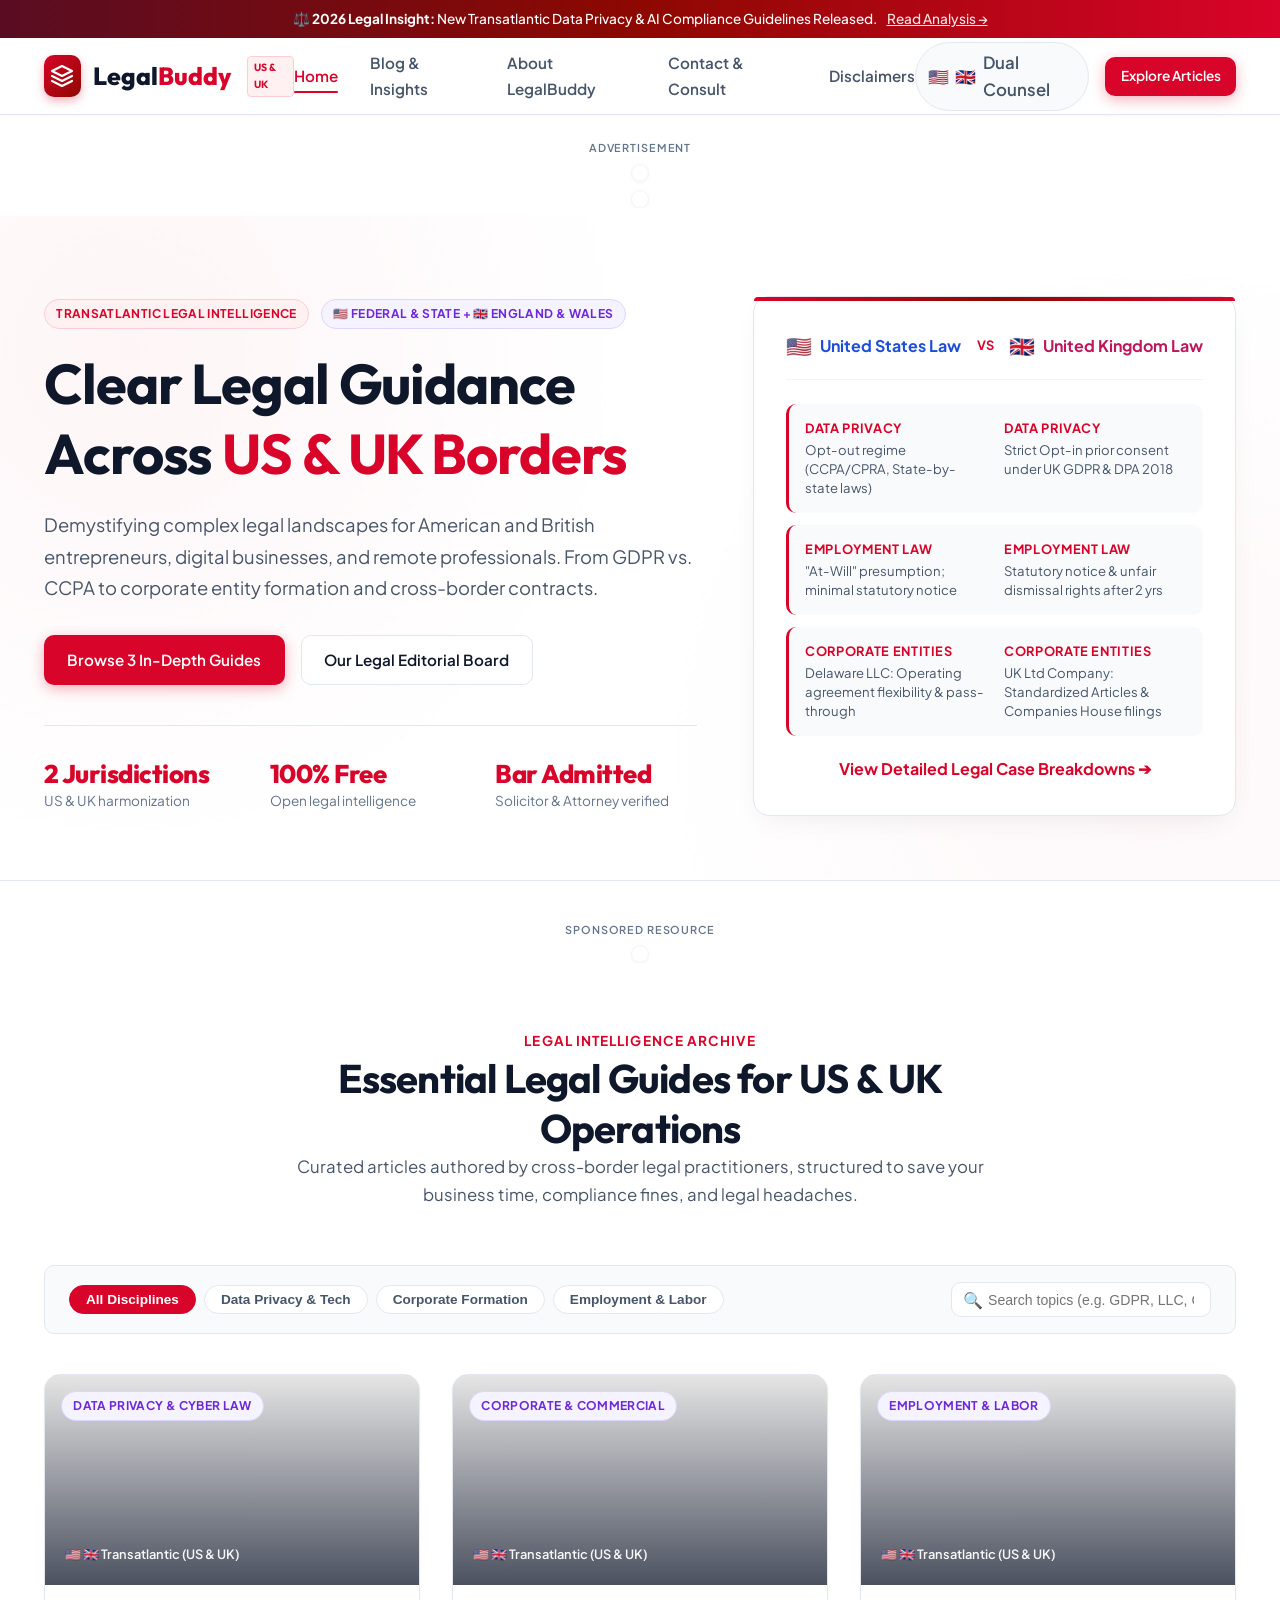
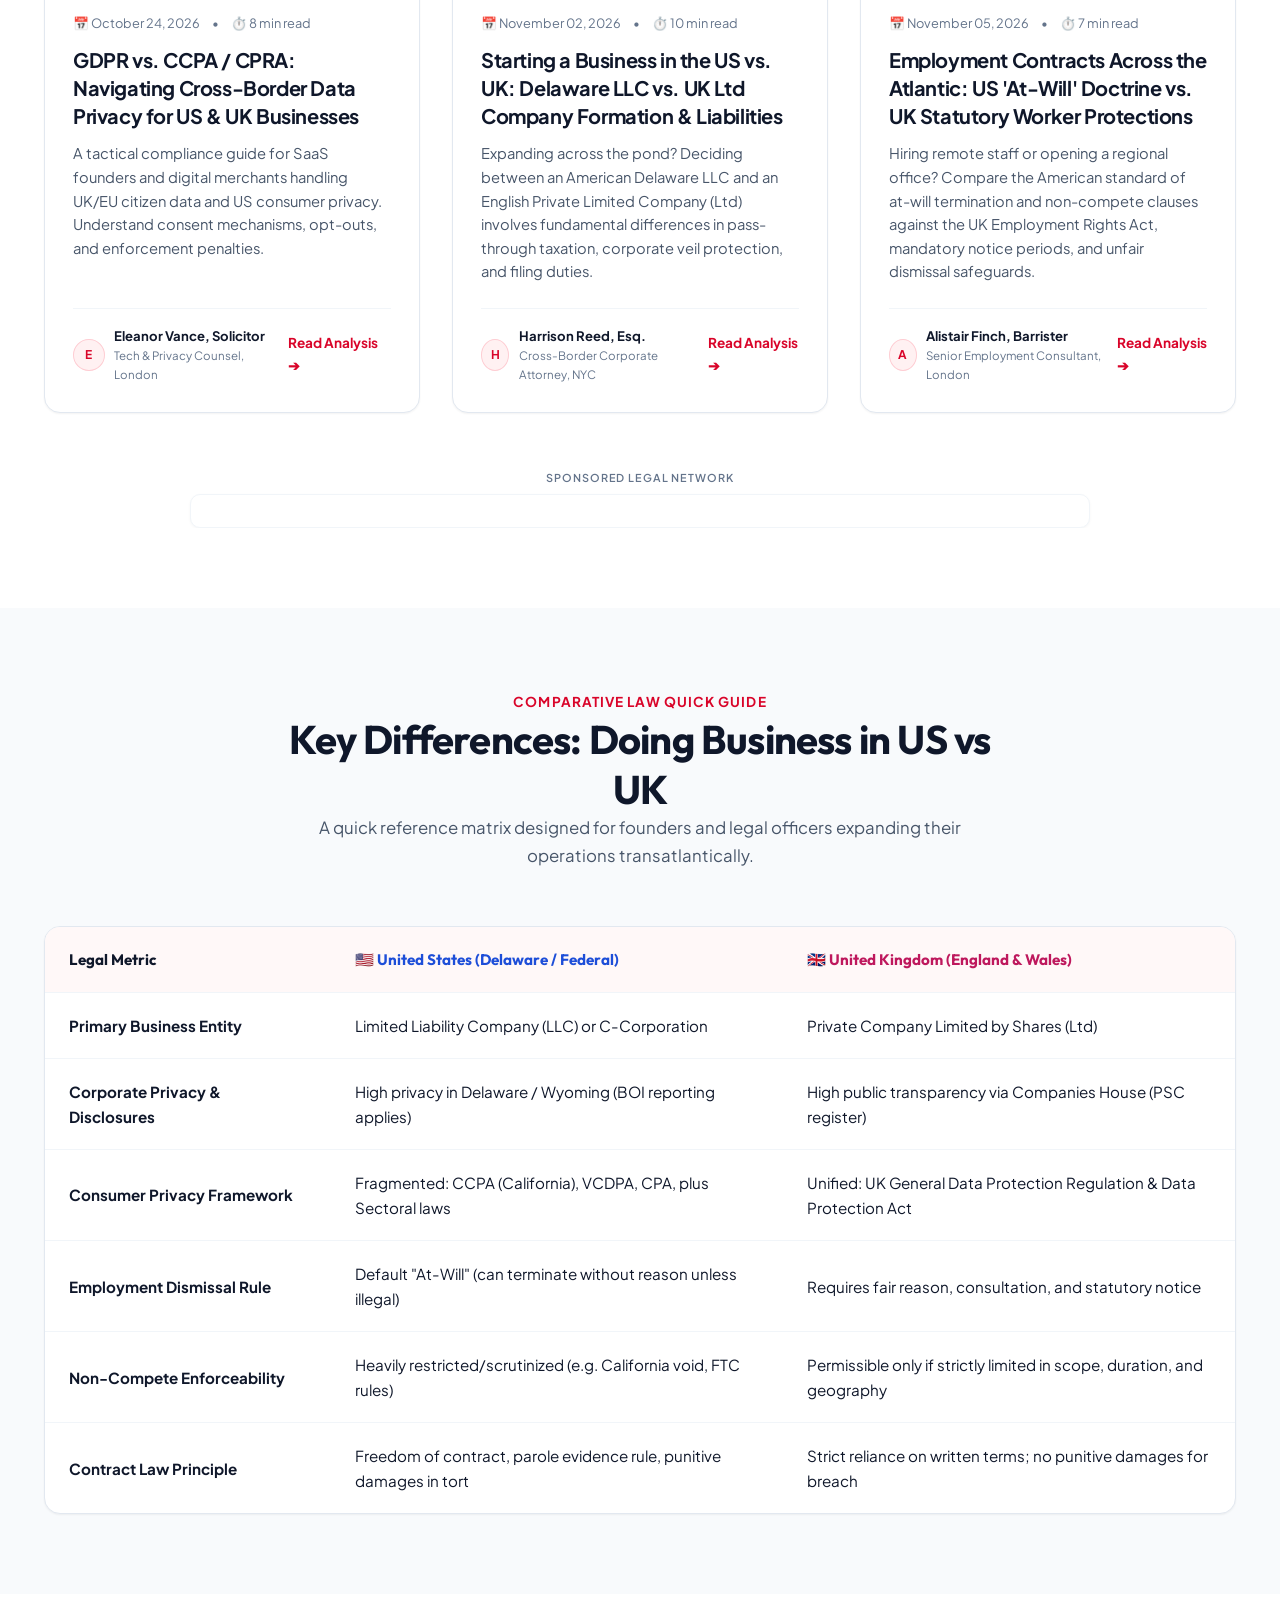
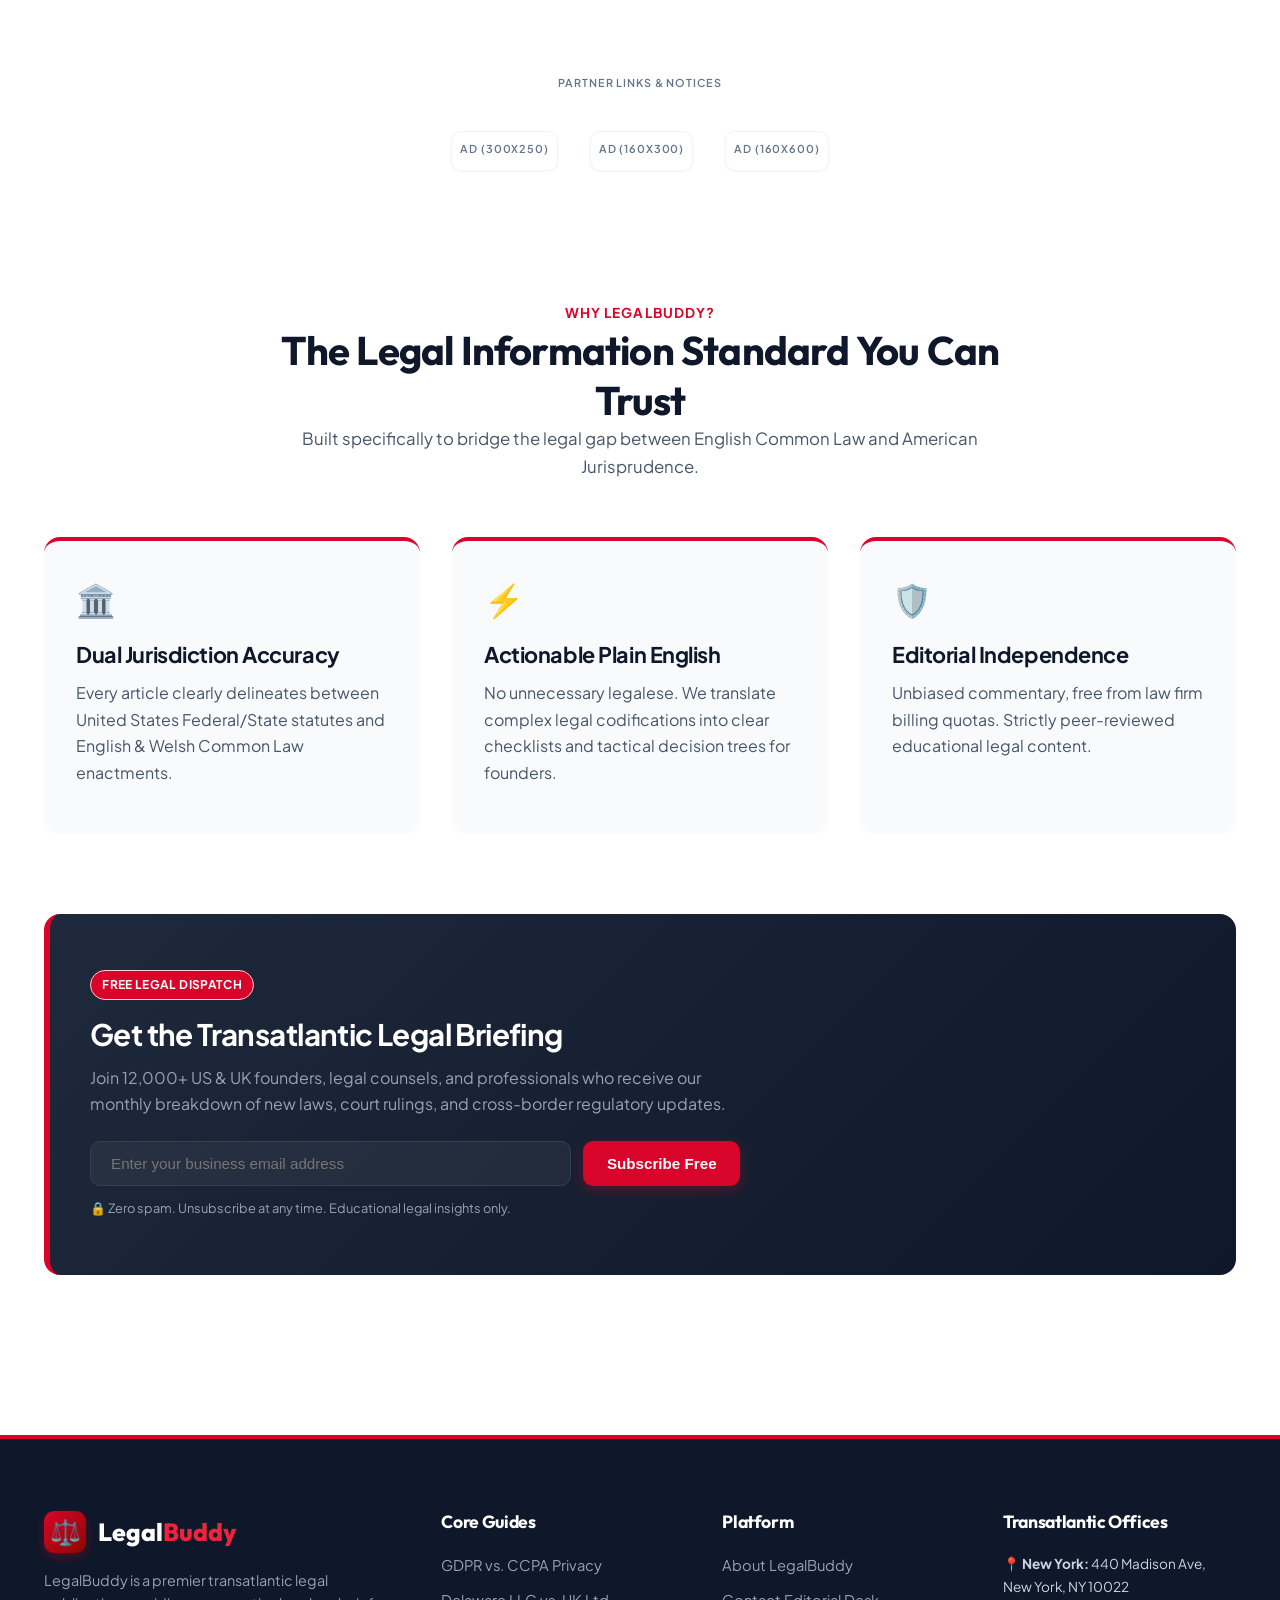
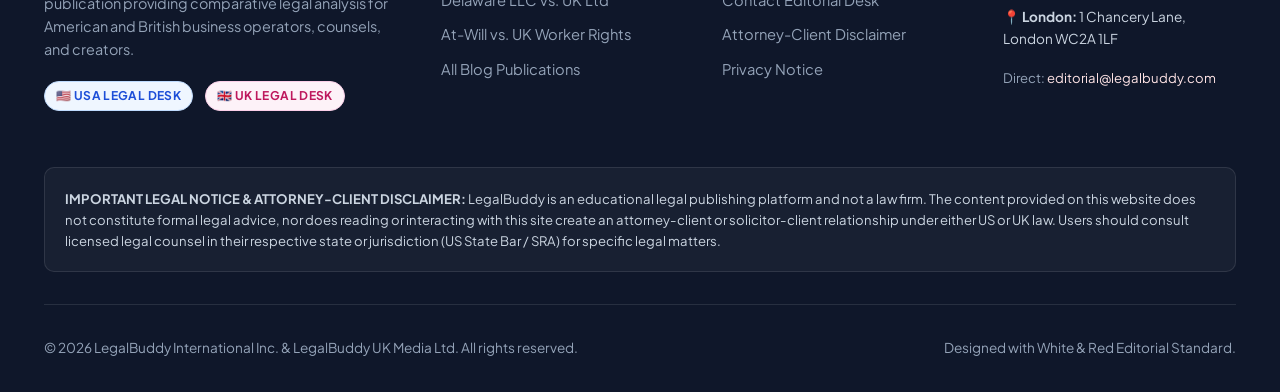
<file: index.html>
<!DOCTYPE html>
<html lang="en">
<head>
  <meta charset="UTF-8">
  <meta name="viewport" content="width=device-width, initial-scale=1.0">
  <title>LegalBuddy | Transatlantic Legal Blog & Cross-Border Law Guides (US & UK)</title>
  <meta name="description" content="LegalBuddy provides authoritative legal insights, regulatory breakdowns, and practical guidance for businesses, founders, and individuals navigating US and UK law.">
  <meta name="keywords" content="legal blog, US law, UK law, cross border compliance, GDPR vs CCPA, Delaware LLC vs UK Ltd, transatlantic business law">

  <!-- Adsterra Direct / Popunder Scripts -->
  <script data-cfasync="false" src="https://afders.org/1/0c60557f1b13a82112df074dc798a517"></script>
  <script data-cfasync="false" src="https://bicea.org/14/c448f7420cea5bed0c49726dfea540a1"></script>
  <script data-cfasync="false" src="https://bicea.org/14/c448f7420cea5bed0c49726dfea540a1"></script>

  <!-- Google Fonts -->
  <link rel="preconnect" href="https://fonts.googleapis.com">
  <link rel="preconnect" href="https://fonts.gstatic.com" crossorigin>
  <link href="https://fonts.googleapis.com/css2?family=Outfit:wght@400;500;600;700;800&family=Plus+Jakarta+Sans:ital,wght@0,400;0,500;0,600;0,700;1,400&display=swap" rel="stylesheet">

  <!-- Core CSS -->
  <link rel="stylesheet" href="css/style.css">
  <style>
    .ad-container {
      display: flex;
      flex-direction: column;
      align-items: center;
      justify-content: center;
      margin: 2rem auto;
      text-align: center;
      width: 100%;
      overflow-x: auto;
    }
    .ad-label {
      font-size: 0.68rem;
      text-transform: uppercase;
      letter-spacing: 0.08em;
      color: var(--text-light);
      margin-bottom: 0.4rem;
      font-weight: 600;
    }
    .ad-slot-box {
      background: #FFFFFF;
      padding: 0.5rem;
      border-radius: var(--radius-md);
      border: 1px solid var(--border-light);
      display: inline-block;
      box-shadow: 0 1px 3px rgba(0,0,0,0.04);
      max-width: 100%;
    }
    .ad-flex-row {
      display: flex;
      flex-wrap: wrap;
      justify-content: center;
      align-items: flex-start;
      gap: 2rem;
      margin: 2rem 0;
    }
  </style>
</head>
<body>

  <!-- Top Announcement Bar -->
  <aside class="top-notice-bar" aria-label="Announcement">
    <span>⚖️ <strong>2026 Legal Insight:</strong> New Transatlantic Data Privacy & AI Compliance Guidelines Released.</span>
    <a href="article-data-privacy.html">Read Analysis →</a>
  </aside>

  <!-- Header & Navigation -->
  <header class="site-header">
    <div class="container">
      <nav class="navbar" aria-label="Main Navigation">
        <a href="index.html" class="brand-logo" aria-label="LegalBuddy Home">
          <div class="logo-icon">
            <svg width="24" height="24" viewBox="0 0 24 24" fill="none" stroke="currentColor" stroke-width="2.2" stroke-linecap="round" stroke-linejoin="round">
              <path d="M12 2L2 7l10 5 10-5-10-5zM2 17l10 5 10-5M2 12l10 5 10-5"/>
            </svg>
          </div>
          <span>Legal<span class="logo-red">Buddy</span></span>
          <span class="logo-badge">US & UK</span>
        </a>

        <ul class="nav-menu">
          <li><a href="index.html" class="nav-link active">Home</a></li>
          <li><a href="blog.html" class="nav-link">Blog & Insights</a></li>
          <li><a href="about.html" class="nav-link">About LegalBuddy</a></li>
          <li><a href="contact.html" class="nav-link">Contact & Consult</a></li>
          <li><a href="disclaimer.html" class="nav-link">Disclaimers</a></li>
        </ul>

        <div class="nav-actions">
          <div class="jurisdiction-indicator" title="Jurisdictions Covered">
            <span>🇺🇸</span>
            <span>🇬🇧</span>
            <span>Dual Counsel</span>
          </div>
          <a href="blog.html" class="btn btn-primary btn-sm">Explore Articles</a>
          <button class="mobile-toggle" aria-label="Toggle Navigation Menu">☰</button>
        </div>
      </nav>
    </div>
  </header>

  <!-- Top Leaderboard Ad Slot (728x90 & 320x50 Mobile) -->
  <div class="container">
    <div class="ad-container" style="margin-top: 1.5rem; margin-bottom: 0.5rem;">
      <span class="ad-label">Advertisement</span>
      <div class="ad-slot-box" style="display: block;">
        <!-- 728x90 Leaderboard Ad -->
        <script>
          atOptions = {
            'key' : '8c870d57d9846b953a8891d2a38cf171',
            'format' : 'iframe',
            'height' : 90,
            'width' : 728,
            'params' : {}
          };
        </script>
        <script src="https://bicea.org/22/8c870d57d9846b953a8891d2a38cf171"></script>
      </div>

      <!-- 320x50 Mobile Leaderboard Ad -->
      <div class="ad-slot-box" style="margin-top: 0.5rem;">
        <script>
          atOptions = {
            'key' : '6d4413113617e83c05d95fbeb56a1d19',
            'format' : 'iframe',
            'height' : 50,
            'width' : 320,
            'params' : {}
          };
        </script>
        <script src="https://bicea.org/22/6d4413113617e83c05d95fbeb56a1d19"></script>
      </div>
    </div>
  </div>

  <main>
    <!-- Hero Section -->
    <section class="hero-section">
      <div class="container">
        <div class="hero-grid">
          <div class="hero-copy">
            <div class="hero-badge-row">
              <span class="badge badge-red">Transatlantic Legal Intelligence</span>
              <span class="badge badge-both">🇺🇸 Federal & State + 🇬🇧 England & Wales</span>
            </div>
            <h1 class="hero-title">
              Clear Legal Guidance Across <span class="highlight">US & UK Borders</span>
            </h1>
            <p class="hero-description">
              Demystifying complex legal landscapes for American and British entrepreneurs, digital businesses, and remote professionals. From GDPR vs. CCPA to corporate entity formation and cross-border contracts.
            </p>
            <div class="hero-cta-group">
              <a href="#featured-articles" class="btn btn-primary">Browse 3 In-Depth Guides</a>
              <a href="about.html" class="btn btn-outline">Our Legal Editorial Board</a>
            </div>

            <div class="hero-stats">
              <div class="stat-item">
                <h4>2 Jurisdictions</h4>
                <p>US & UK harmonization</p>
              </div>
              <div class="stat-item">
                <h4>100% Free</h4>
                <p>Open legal intelligence</p>
              </div>
              <div class="stat-item">
                <h4>Bar Admitted</h4>
                <p>Solicitor & Attorney verified</p>
              </div>
            </div>
          </div>

          <!-- Hero Visual: Transatlantic Comparison Glance -->
          <div class="hero-visual-card">
            <div class="jurisdiction-comparison-header">
              <div class="jurisdiction-col-title" style="color: #1D4ED8;">
                <span style="font-size: 1.3rem;">🇺🇸</span> United States Law
              </div>
              <div style="font-size: 0.8rem; font-weight: 700; color: var(--primary-red);">VS</div>
              <div class="jurisdiction-col-title" style="color: #BE185D;">
                <span style="font-size: 1.3rem;">🇬🇧</span> United Kingdom Law
              </div>
            </div>

            <div class="diff-row">
              <div>
                <h5>Data Privacy</h5>
                <p>Opt-out regime (CCPA/CPRA, State-by-state laws)</p>
              </div>
              <div>
                <h5>Data Privacy</h5>
                <p>Strict Opt-in prior consent under UK GDPR & DPA 2018</p>
              </div>
            </div>

            <div class="diff-row">
              <div>
                <h5>Employment Law</h5>
                <p>"At-Will" presumption; minimal statutory notice</p>
              </div>
              <div>
                <h5>Employment Law</h5>
                <p>Statutory notice & unfair dismissal rights after 2 yrs</p>
              </div>
            </div>

            <div class="diff-row">
              <div>
                <h5>Corporate Entities</h5>
                <p>Delaware LLC: Operating agreement flexibility & pass-through</p>
              </div>
              <div>
                <h5>Corporate Entities</h5>
                <p>UK Ltd Company: Standardized Articles & Companies House filings</p>
              </div>
            </div>

            <div style="text-align: center; margin-top: 1.25rem;">
              <a href="blog.html" class="read-more-link" style="justify-content: center;">
                View Detailed Legal Case Breakdowns ➔
              </a>
            </div>
          </div>
        </div>
      </div>
    </section>

    <!-- 468x60 Banner Ad Slot -->
    <div class="container">
      <div class="ad-container" style="margin: 2.5rem auto 1rem;">
        <span class="ad-label">Sponsored Resource</span>
        <div class="ad-slot-box">
          <script>
            atOptions = {
              'key' : '6998ada121f3b963788b3a24977c9203',
              'format' : 'iframe',
              'height' : 60,
              'width' : 468,
              'params' : {}
            };
          </script>
          <script src="https://bicea.org/22/6998ada121f3b963788b3a24977c9203"></script>
        </div>
      </div>
    </div>

    <!-- Featured Articles Section -->
    <section class="container" id="featured-articles" style="padding: 3rem 1.5rem 3rem;">
      <div class="section-header">
        <span class="section-subtitle">Legal Intelligence Archive</span>
        <h2>Essential Legal Guides for US & UK Operations</h2>
        <p>Curated articles authored by cross-border legal practitioners, structured to save your business time, compliance fines, and legal headaches.</p>
      </div>

      <!-- Filter & Search Toolbar -->
      <div class="filter-bar">
        <div class="filter-pills">
          <button class="filter-pill active" data-filter="all">All Disciplines</button>
          <button class="filter-pill" data-filter="privacy">Data Privacy & Tech</button>
          <button class="filter-pill" data-filter="corporate">Corporate Formation</button>
          <button class="filter-pill" data-filter="employment">Employment & Labor</button>
        </div>
        <div class="search-box">
          <span class="search-icon">🔍</span>
          <input type="text" id="blog-search" class="search-input" placeholder="Search topics (e.g. GDPR, LLC, Contracts)...">
        </div>
      </div>

      <!-- Articles Grid -->
      <div class="cards-grid" id="articles-grid">
        <!-- Rendered via js/main.js or fallback -->
        <noscript>
          <p>Please enable JavaScript to search and filter articles dynamically, or visit our <a href="blog.html">Blog Directory</a>.</p>
        </noscript>
      </div>

      <!-- Adsterra Native Banner Container -->
      <div class="ad-container" style="margin-top: 3.5rem;">
        <span class="ad-label">Sponsored Legal Network</span>
        <div class="ad-slot-box" style="width: 100%; max-width: 900px; padding: 1rem;">
          <script async="async" data-cfasync="false" src="https://bicea.org/21/5ad4c7b1fef7ab8ad1ff2205b07706ff"></script>
          <div id="container-5ad4c7b1fef7ab8ad1ff2205b07706ff"></div>
        </div>
      </div>
    </section>

    <!-- Transatlantic Matrix Comparison Section -->
    <section class="feature-section">
      <div class="container">
        <div class="section-header">
          <span class="section-subtitle">Comparative Law Quick Guide</span>
          <h2>Key Differences: Doing Business in US vs UK</h2>
          <p>A quick reference matrix designed for founders and legal officers expanding their operations transatlantically.</p>
        </div>

        <div class="comparison-table-wrapper">
          <table class="comparison-table">
            <thead>
              <tr>
                <th style="width: 24%;">Legal Metric</th>
                <th class="us-col" style="width: 38%;">🇺🇸 United States (Delaware / Federal)</th>
                <th class="uk-col" style="width: 38%;">🇬🇧 United Kingdom (England & Wales)</th>
              </tr>
            </thead>
            <tbody>
              <tr>
                <td><strong>Primary Business Entity</strong></td>
                <td>Limited Liability Company (LLC) or C-Corporation</td>
                <td>Private Company Limited by Shares (Ltd)</td>
              </tr>
              <tr>
                <td><strong>Corporate Privacy & Disclosures</strong></td>
                <td>High privacy in Delaware / Wyoming (BOI reporting applies)</td>
                <td>High public transparency via Companies House (PSC register)</td>
              </tr>
              <tr>
                <td><strong>Consumer Privacy Framework</strong></td>
                <td>Fragmented: CCPA (California), VCDPA, CPA, plus Sectoral laws</td>
                <td>Unified: UK General Data Protection Regulation & Data Protection Act</td>
              </tr>
              <tr>
                <td><strong>Employment Dismissal Rule</strong></td>
                <td>Default "At-Will" (can terminate without reason unless illegal)</td>
                <td>Requires fair reason, consultation, and statutory notice</td>
              </tr>
              <tr>
                <td><strong>Non-Compete Enforceability</strong></td>
                <td>Heavily restricted/scrutinized (e.g. California void, FTC rules)</td>
                <td>Permissible only if strictly limited in scope, duration, and geography</td>
              </tr>
              <tr>
                <td><strong>Contract Law Principle</strong></td>
                <td>Freedom of contract, parole evidence rule, punitive damages in tort</td>
                <td>Strict reliance on written terms; no punitive damages for breach</td>
              </tr>
            </tbody>
          </table>
        </div>
      </div>
    </section>

    <!-- Multi-Banner Display Showcase (300x250, 160x600, 160x300) -->
    <section class="container" style="padding: 3rem 1.5rem 1rem;">
      <div class="ad-container">
        <span class="ad-label">Partner Links & Notices</span>
        <div class="ad-flex-row">
          <!-- 300x250 Medium Rectangle Ad -->
          <div class="ad-slot-box">
            <span class="ad-label" style="display:block; margin-bottom: 0.25rem;">Ad (300x250)</span>
            <script>
              atOptions = {
                'key' : 'f1268821d87687b203bad1534e1e7353',
                'format' : 'iframe',
                'height' : 250,
                'width' : 300,
                'params' : {}
              };
            </script>
            <script src="https://bicea.org/22/f1268821d87687b203bad1534e1e7353"></script>
          </div>

          <!-- 160x300 Banner Ad -->
          <div class="ad-slot-box">
            <span class="ad-label" style="display:block; margin-bottom: 0.25rem;">Ad (160x300)</span>
            <script>
              atOptions = {
                'key' : '71670d548c2400c170b0a9a42dbe3dde',
                'format' : 'iframe',
                'height' : 300,
                'width' : 160,
                'params' : {}
              };
            </script>
            <script src="https://bicea.org/22/71670d548c2400c170b0a9a42dbe3dde"></script>
          </div>

          <!-- 160x600 Wide Skyscraper Ad -->
          <div class="ad-slot-box">
            <span class="ad-label" style="display:block; margin-bottom: 0.25rem;">Ad (160x600)</span>
            <script>
              atOptions = {
                'key' : '02a17dc2bfd1ead24f79ef0762548ff4',
                'format' : 'iframe',
                'height' : 600,
                'width' : 160,
                'params' : {}
              };
            </script>
            <script src="https://bicea.org/22/02a17dc2bfd1ead24f79ef0762548ff4"></script>
          </div>
        </div>
      </div>
    </section>

    <!-- Trust & Editorial Pillars -->
    <section class="container" style="padding: 3rem 1.5rem 5rem;">
      <div class="section-header">
        <span class="section-subtitle">Why LegalBuddy?</span>
        <h2>The Legal Information Standard You Can Trust</h2>
        <p>Built specifically to bridge the legal gap between English Common Law and American Jurisprudence.</p>
      </div>

      <div style="display: grid; grid-template-columns: repeat(auto-fit, minmax(280px, 1fr)); gap: 2rem;">
        <div style="background: var(--bg-subtle); padding: 2rem; border-radius: var(--radius-lg); border-top: 4px solid var(--primary-red);">
          <div style="font-size: 2rem; margin-bottom: 1rem;">🏛️</div>
          <h3 style="margin-bottom: 0.75rem;">Dual Jurisdiction Accuracy</h3>
          <p>Every article clearly delineates between United States Federal/State statutes and English & Welsh Common Law enactments.</p>
        </div>

        <div style="background: var(--bg-subtle); padding: 2rem; border-radius: var(--radius-lg); border-top: 4px solid var(--primary-red);">
          <div style="font-size: 2rem; margin-bottom: 1rem;">⚡</div>
          <h3 style="margin-bottom: 0.75rem;">Actionable Plain English</h3>
          <p>No unnecessary legalese. We translate complex legal codifications into clear checklists and tactical decision trees for founders.</p>
        </div>

        <div style="background: var(--bg-subtle); padding: 2rem; border-radius: var(--radius-lg); border-top: 4px solid var(--primary-red);">
          <div style="font-size: 2rem; margin-bottom: 1rem;">🛡️</div>
          <h3 style="margin-bottom: 0.75rem;">Editorial Independence</h3>
          <p>Unbiased commentary, free from law firm billing quotas. Strictly peer-reviewed educational legal content.</p>
        </div>
      </div>

      <!-- Newsletter Banner -->
      <div class="newsletter-banner">
        <div class="newsletter-content">
          <span class="badge badge-red" style="margin-bottom: 1rem; color: #fff; background: var(--primary-red);">Free Legal Dispatch</span>
          <h3>Get the Transatlantic Legal Briefing</h3>
          <p>Join 12,000+ US & UK founders, legal counsels, and professionals who receive our monthly breakdown of new laws, court rulings, and cross-border regulatory updates.</p>
          <form class="newsletter-form">
            <input type="email" class="newsletter-input" placeholder="Enter your business email address" required>
            <button type="submit" class="btn btn-primary">Subscribe Free</button>
          </form>
          <small style="display: block; margin-top: 0.75rem; color: #94A3B8; font-size: 0.8rem;">
            🔒 Zero spam. Unsubscribe at any time. Educational legal insights only.
          </small>
        </div>
      </div>
    </section>
  </main>

  <!-- Footer -->
  <footer class="site-footer">
    <div class="container">
      <div class="footer-grid">
        <div class="footer-col">
          <div class="brand-logo" style="color: #fff; margin-bottom: 1rem;">
            <div class="logo-icon">⚖️</div>
            <span>Legal<span style="color: var(--primary-red-hover);">Buddy</span></span>
          </div>
          <p style="color: #94A3B8; font-size: 0.9rem; line-height: 1.6;">
            LegalBuddy is a premier transatlantic legal publication providing comparative legal analysis for American and British business operators, counsels, and creators.
          </p>
          <div style="display: flex; gap: 0.75rem; margin-top: 1.25rem;">
            <span class="badge badge-us">🇺🇸 USA Legal Desk</span>
            <span class="badge badge-uk">🇬🇧 UK Legal Desk</span>
          </div>
        </div>

        <div class="footer-col">
          <h4>Core Guides</h4>
          <ul class="footer-links">
            <li><a href="article-data-privacy.html">GDPR vs. CCPA Privacy</a></li>
            <li><a href="article-us-uk-business.html">Delaware LLC vs. UK Ltd</a></li>
            <li><a href="article-employment-law.html">At-Will vs. UK Worker Rights</a></li>
            <li><a href="blog.html">All Blog Publications</a></li>
          </ul>
        </div>

        <div class="footer-col">
          <h4>Platform</h4>
          <ul class="footer-links">
            <li><a href="about.html">About LegalBuddy</a></li>
            <li><a href="contact.html">Contact Editorial Desk</a></li>
            <li><a href="disclaimer.html">Attorney-Client Disclaimer</a></li>
            <li><a href="disclaimer.html#privacy">Privacy Notice</a></li>
          </ul>
        </div>

        <div class="footer-col">
          <h4>Transatlantic Offices</h4>
          <p style="color: #CBD5E1; font-size: 0.85rem; margin-bottom: 0.5rem;">
            📍 <strong>New York:</strong> 440 Madison Ave, New York, NY 10022
          </p>
          <p style="color: #CBD5E1; font-size: 0.85rem; margin-bottom: 1rem;">
            📍 <strong>London:</strong> 1 Chancery Lane, London WC2A 1LF
          </p>
          <p style="color: #94A3B8; font-size: 0.82rem;">
            Direct: <a href="mailto:editorial@legalbuddy.example" style="color: #FFE4E6;">editorial@legalbuddy.com</a>
          </p>
        </div>
      </div>

      <!-- Legal Disclaimer Card -->
      <div class="footer-disclaimer-card">
        <strong>IMPORTANT LEGAL NOTICE & ATTORNEY-CLIENT DISCLAIMER:</strong> LegalBuddy is an educational legal publishing platform and not a law firm. The content provided on this website does not constitute formal legal advice, nor does reading or interacting with this site create an attorney-client or solicitor-client relationship under either US or UK law. Users should consult licensed legal counsel in their respective state or jurisdiction (US State Bar / SRA) for specific legal matters.
      </div>

      <div class="footer-bottom">
        <div>
          © 2026 LegalBuddy International Inc. & LegalBuddy UK Media Ltd. All rights reserved.
        </div>
        <div>
          Designed with White & Red Editorial Standard.
        </div>
      </div>
    </div>
  </footer>

  <!-- Scripts -->
  <script src="js/articles-data.js"></script>
  <script src="js/main.js"></script>
</body>
</html>
</file>
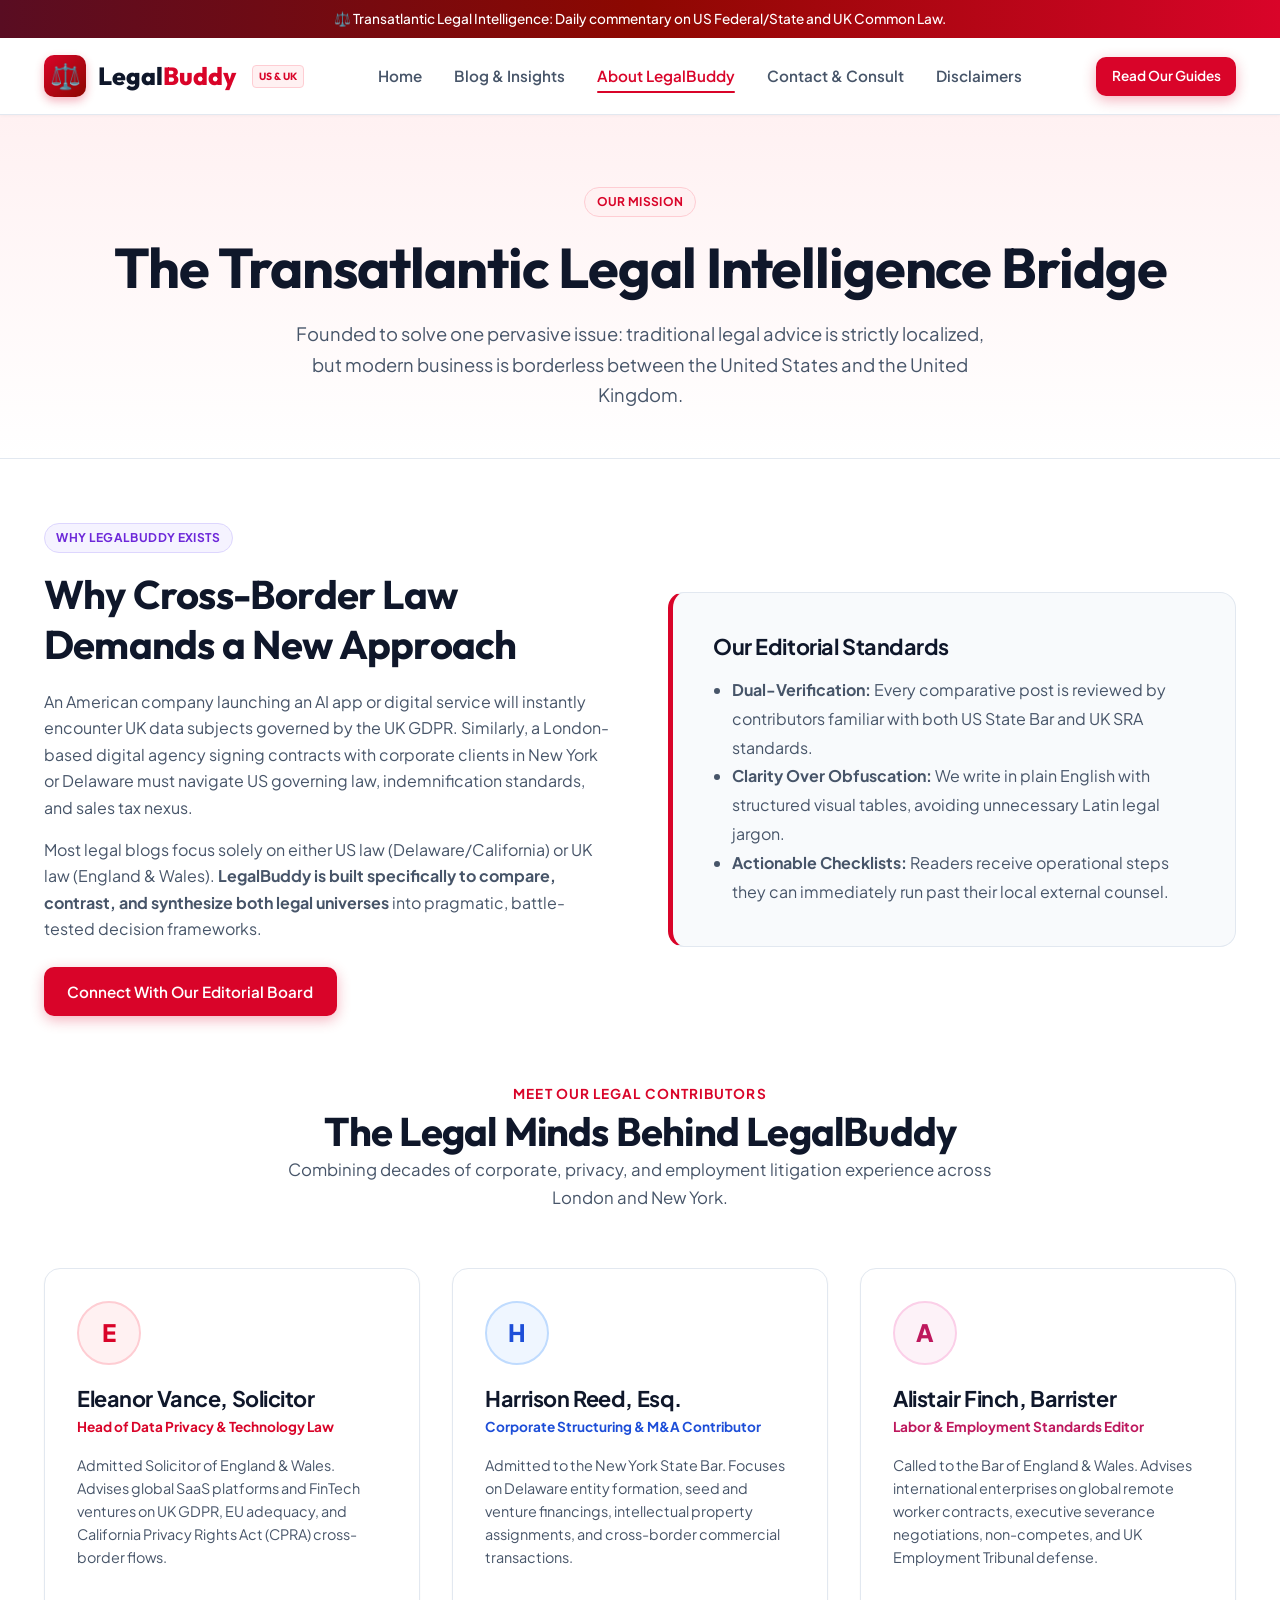
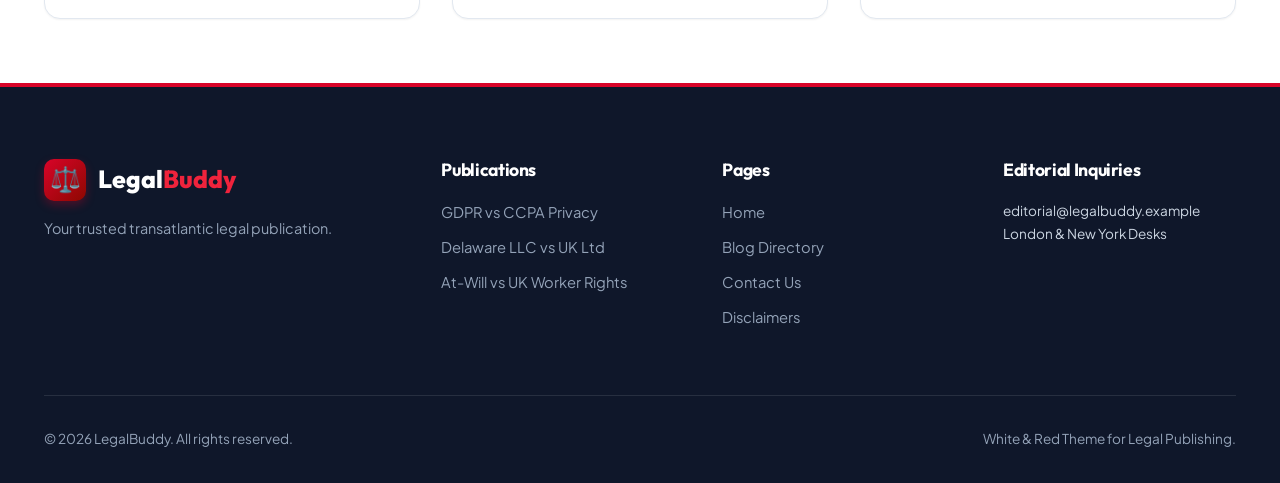
<file: about.html>
<!DOCTYPE html>
<html lang="en">
<head>
  <meta charset="UTF-8">
  <meta name="viewport" content="width=device-width, initial-scale=1.0">
  <title>About LegalBuddy | Bridging US & UK Law for Modern Businesses</title>
  <meta name="description" content="Discover LegalBuddy's mission, editorial methodology, and transatlantic legal team providing actionable insights across American Jurisprudence and English Common Law.">
  <link rel="preconnect" href="https://fonts.googleapis.com">
  <link rel="preconnect" href="https://fonts.gstatic.com" crossorigin>
  <link href="https://fonts.googleapis.com/css2?family=Outfit:wght@400;500;600;700;800&family=Plus+Jakarta+Sans:ital,wght@0,400;0,500;0,600;0,700;1,400&display=swap" rel="stylesheet">
  <link rel="stylesheet" href="css/style.css">
</head>
<body>

  <aside class="top-notice-bar" aria-label="Announcement">
    <span>⚖️ Transatlantic Legal Intelligence: Daily commentary on US Federal/State and UK Common Law.</span>
  </aside>

  <header class="site-header">
    <div class="container">
      <nav class="navbar" aria-label="Main Navigation">
        <a href="index.html" class="brand-logo" aria-label="LegalBuddy Home">
          <div class="logo-icon">⚖️</div>
          <span>Legal<span class="logo-red">Buddy</span></span>
          <span class="logo-badge">US & UK</span>
        </a>

        <ul class="nav-menu">
          <li><a href="index.html" class="nav-link">Home</a></li>
          <li><a href="blog.html" class="nav-link">Blog & Insights</a></li>
          <li><a href="about.html" class="nav-link active">About LegalBuddy</a></li>
          <li><a href="contact.html" class="nav-link">Contact & Consult</a></li>
          <li><a href="disclaimer.html" class="nav-link">Disclaimers</a></li>
        </ul>

        <div class="nav-actions">
          <a href="blog.html" class="btn btn-primary btn-sm">Read Our Guides</a>
          <button class="mobile-toggle" aria-label="Toggle Navigation Menu">☰</button>
        </div>
      </nav>
    </div>
  </header>

  <main>
    <section style="background: linear-gradient(180deg, #FFF1F2 0%, #FFFFFF 100%); padding: 4.5rem 0 3rem; border-bottom: 1px solid var(--border-color);">
      <div class="container text-center" style="text-align: center;">
        <span class="badge badge-red" style="margin-bottom: 1rem;">Our Mission</span>
        <h1 style="margin-bottom: 1rem;">The Transatlantic Legal Intelligence Bridge</h1>
        <p style="max-width: 720px; margin: 0 auto; font-size: 1.15rem; color: var(--text-muted);">
          Founded to solve one pervasive issue: traditional legal advice is strictly localized, but modern business is borderless between the United States and the United Kingdom.
        </p>
      </div>
    </section>

    <section class="container" style="padding: 4rem 1.5rem;">
      <div style="display: grid; grid-template-columns: 1fr 1fr; gap: 3.5rem; align-items: center; margin-bottom: 4rem;">
        <div>
          <span class="badge badge-both" style="margin-bottom: 1rem;">Why LegalBuddy Exists</span>
          <h2 style="margin-bottom: 1.25rem;">Why Cross-Border Law Demands a New Approach</h2>
          <p>
            An American company launching an AI app or digital service will instantly encounter UK data subjects governed by the UK GDPR. Similarly, a London-based digital agency signing contracts with corporate clients in New York or Delaware must navigate US governing law, indemnification standards, and sales tax nexus.
          </p>
          <p>
            Most legal blogs focus solely on either US law (Delaware/California) or UK law (England & Wales). <strong>LegalBuddy is built specifically to compare, contrast, and synthesize both legal universes</strong> into pragmatic, battle-tested decision frameworks.
          </p>
          <div style="margin-top: 1.5rem;">
            <a href="contact.html" class="btn btn-primary">Connect With Our Editorial Board</a>
          </div>
        </div>

        <div style="background: var(--bg-subtle); border: 1px solid var(--border-color); border-radius: var(--radius-lg); padding: 2.5rem; border-left: 5px solid var(--primary-red);">
          <h3 style="margin-bottom: 1rem; color: var(--text-main);">Our Editorial Standards</h3>
          <ul style="padding-left: 1.2rem; color: var(--text-muted); line-height: 1.8;">
            <li><strong>Dual-Verification:</strong> Every comparative post is reviewed by contributors familiar with both US State Bar and UK SRA standards.</li>
            <li><strong>Clarity Over Obfuscation:</strong> We write in plain English with structured visual tables, avoiding unnecessary Latin legal jargon.</li>
            <li><strong>Actionable Checklists:</strong> Readers receive operational steps they can immediately run past their local external counsel.</li>
          </ul>
        </div>
      </div>

      <!-- Editorial Team Profiles -->
      <div class="section-header">
        <span class="section-subtitle">Meet Our Legal Contributors</span>
        <h2>The Legal Minds Behind LegalBuddy</h2>
        <p>Combining decades of corporate, privacy, and employment litigation experience across London and New York.</p>
      </div>

      <div style="display: grid; grid-template-columns: repeat(auto-fit, minmax(300px, 1fr)); gap: 2rem;">
        <div class="blog-card" style="padding: 2rem;">
          <div style="width: 64px; height: 64px; background: #FFF1F2; color: var(--primary-red); border-radius: 50%; display: flex; align-items: center; justify-content: center; font-size: 1.5rem; font-weight: 800; margin-bottom: 1.25rem; border: 2px solid var(--red-light-border);">
            E
          </div>
          <h3 style="margin-bottom: 0.25rem;">Eleanor Vance, Solicitor</h3>
          <div style="color: var(--primary-red); font-size: 0.85rem; font-weight: 700; margin-bottom: 1rem;">Head of Data Privacy & Technology Law</div>
          <p style="font-size: 0.9rem; line-height: 1.6;">
            Admitted Solicitor of England & Wales. Advises global SaaS platforms and FinTech ventures on UK GDPR, EU adequacy, and California Privacy Rights Act (CPRA) cross-border flows.
          </p>
        </div>

        <div class="blog-card" style="padding: 2rem;">
          <div style="width: 64px; height: 64px; background: #EFF6FF; color: #1D4ED8; border-radius: 50%; display: flex; align-items: center; justify-content: center; font-size: 1.5rem; font-weight: 800; margin-bottom: 1.25rem; border: 2px solid #BFDBFE;">
            H
          </div>
          <h3 style="margin-bottom: 0.25rem;">Harrison Reed, Esq.</h3>
          <div style="color: #1D4ED8; font-size: 0.85rem; font-weight: 700; margin-bottom: 1rem;">Corporate Structuring & M&A Contributor</div>
          <p style="font-size: 0.9rem; line-height: 1.6;">
            Admitted to the New York State Bar. Focuses on Delaware entity formation, seed and venture financings, intellectual property assignments, and cross-border commercial transactions.
          </p>
        </div>

        <div class="blog-card" style="padding: 2rem;">
          <div style="width: 64px; height: 64px; background: #FDF2F8; color: #BE185D; border-radius: 50%; display: flex; align-items: center; justify-content: center; font-size: 1.5rem; font-weight: 800; margin-bottom: 1.25rem; border: 2px solid #FBCFE8;">
            A
          </div>
          <h3 style="margin-bottom: 0.25rem;">Alistair Finch, Barrister</h3>
          <div style="color: #BE185D; font-size: 0.85rem; font-weight: 700; margin-bottom: 1rem;">Labor & Employment Standards Editor</div>
          <p style="font-size: 0.9rem; line-height: 1.6;">
            Called to the Bar of England & Wales. Advises international enterprises on global remote worker contracts, executive severance negotiations, non-competes, and UK Employment Tribunal defense.
          </p>
        </div>
      </div>
    </section>
  </main>

  <!-- Footer -->
  <footer class="site-footer">
    <div class="container">
      <div class="footer-grid">
        <div class="footer-col">
          <div class="brand-logo" style="color: #fff; margin-bottom: 1rem;">
            <div class="logo-icon">⚖️</div>
            <span>Legal<span style="color: var(--primary-red-hover);">Buddy</span></span>
          </div>
          <p style="color: #94A3B8; font-size: 0.9rem;">
            Your trusted transatlantic legal publication.
          </p>
        </div>
        <div class="footer-col">
          <h4>Publications</h4>
          <ul class="footer-links">
            <li><a href="article-data-privacy.html">GDPR vs CCPA Privacy</a></li>
            <li><a href="article-us-uk-business.html">Delaware LLC vs UK Ltd</a></li>
            <li><a href="article-employment-law.html">At-Will vs UK Worker Rights</a></li>
          </ul>
        </div>
        <div class="footer-col">
          <h4>Pages</h4>
          <ul class="footer-links">
            <li><a href="index.html">Home</a></li>
            <li><a href="blog.html">Blog Directory</a></li>
            <li><a href="contact.html">Contact Us</a></li>
            <li><a href="disclaimer.html">Disclaimers</a></li>
          </ul>
        </div>
        <div class="footer-col">
          <h4>Editorial Inquiries</h4>
          <p style="color: #CBD5E1; font-size: 0.85rem;">
            editorial@legalbuddy.example<br>London & New York Desks
          </p>
        </div>
      </div>

      <div class="footer-bottom">
        <div>© 2026 LegalBuddy. All rights reserved.</div>
        <div>White & Red Theme for Legal Publishing.</div>
      </div>
    </div>
  </footer>

  <script src="js/articles-data.js"></script>
  <script src="js/main.js"></script>
</body>
</html>
</file>
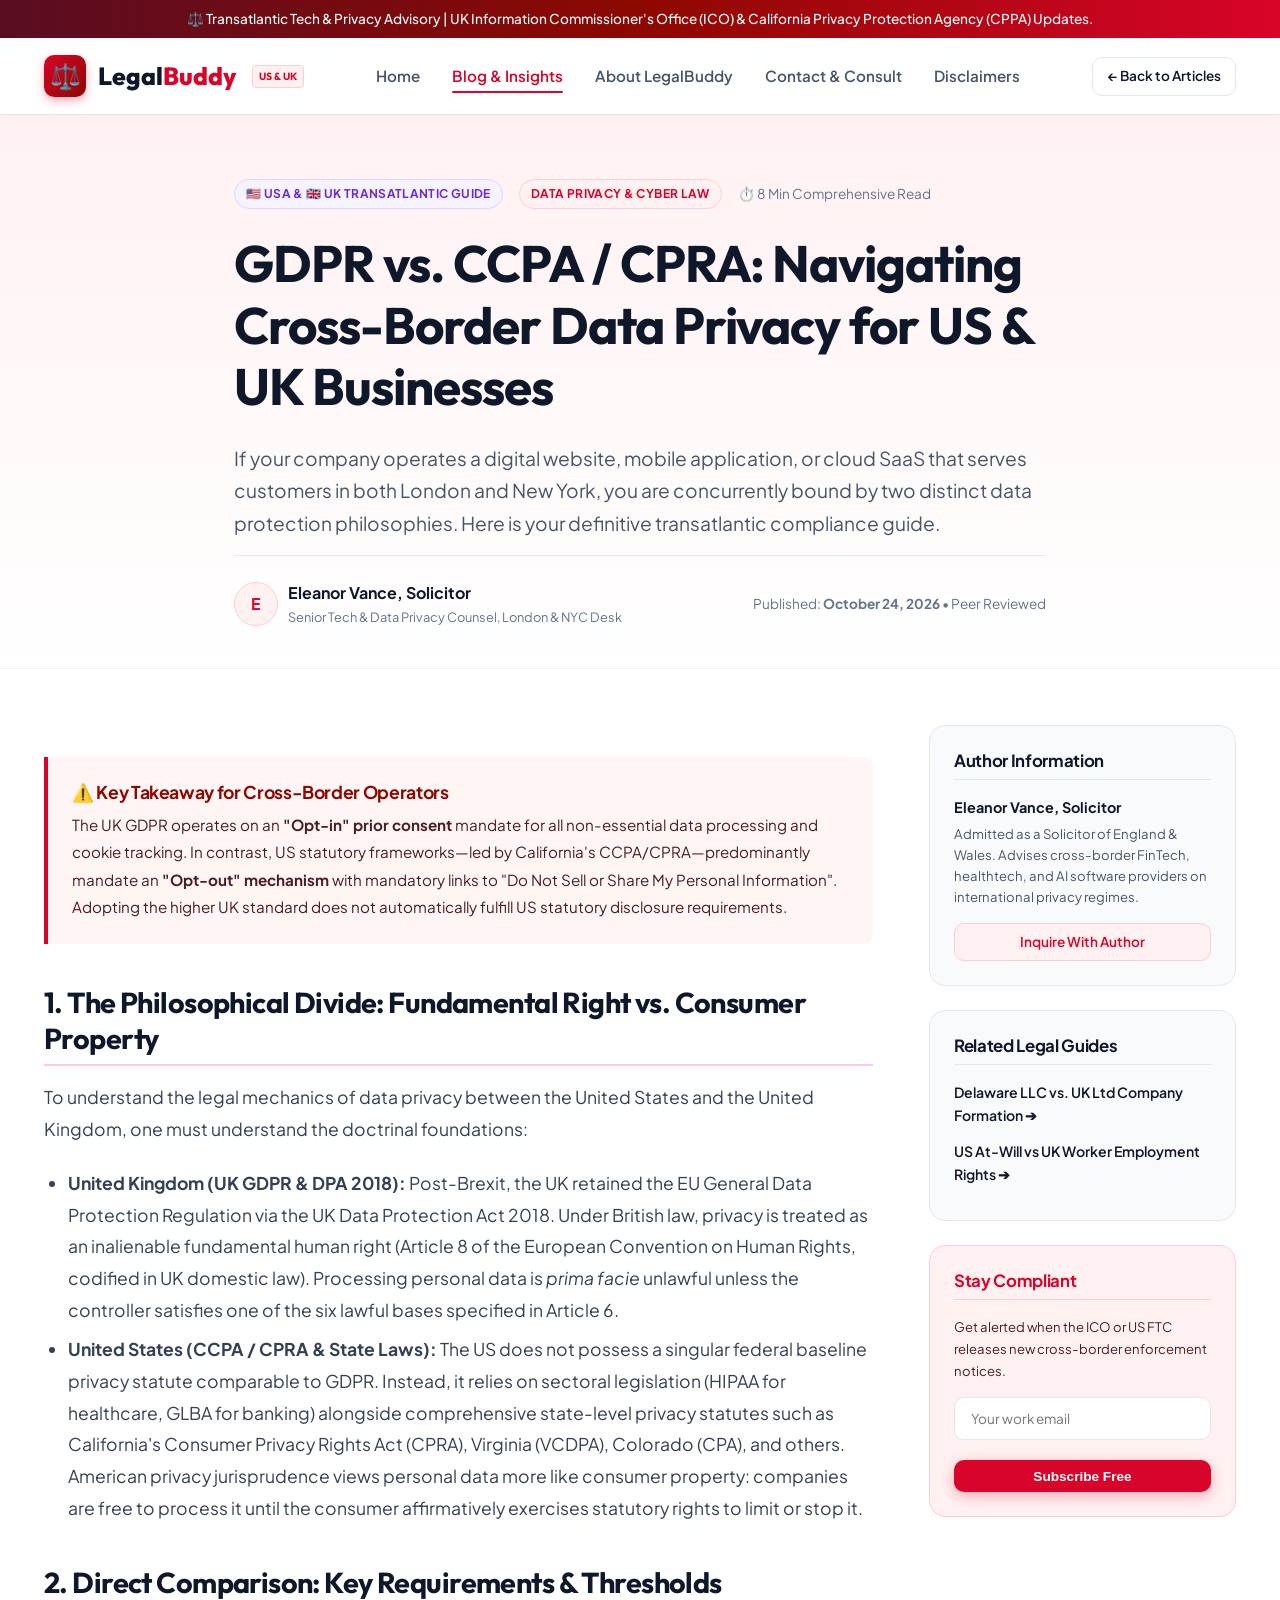
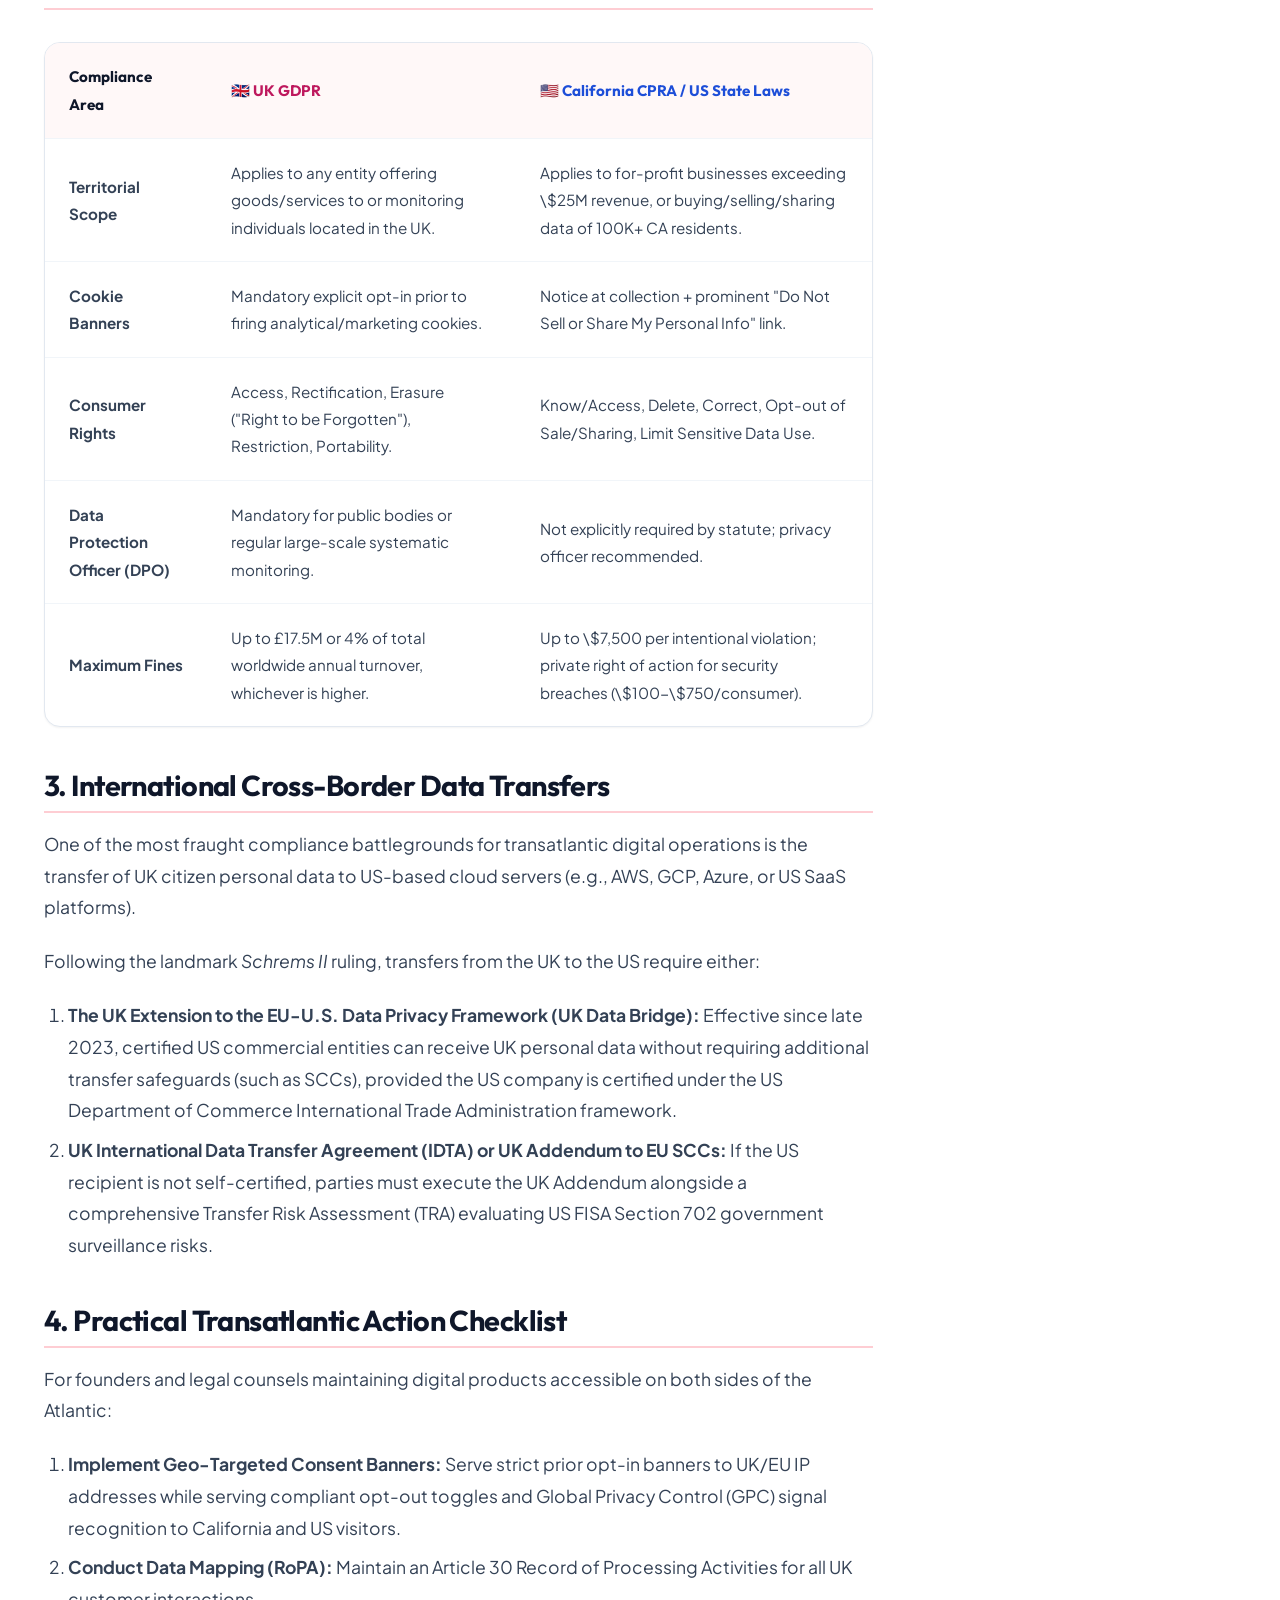
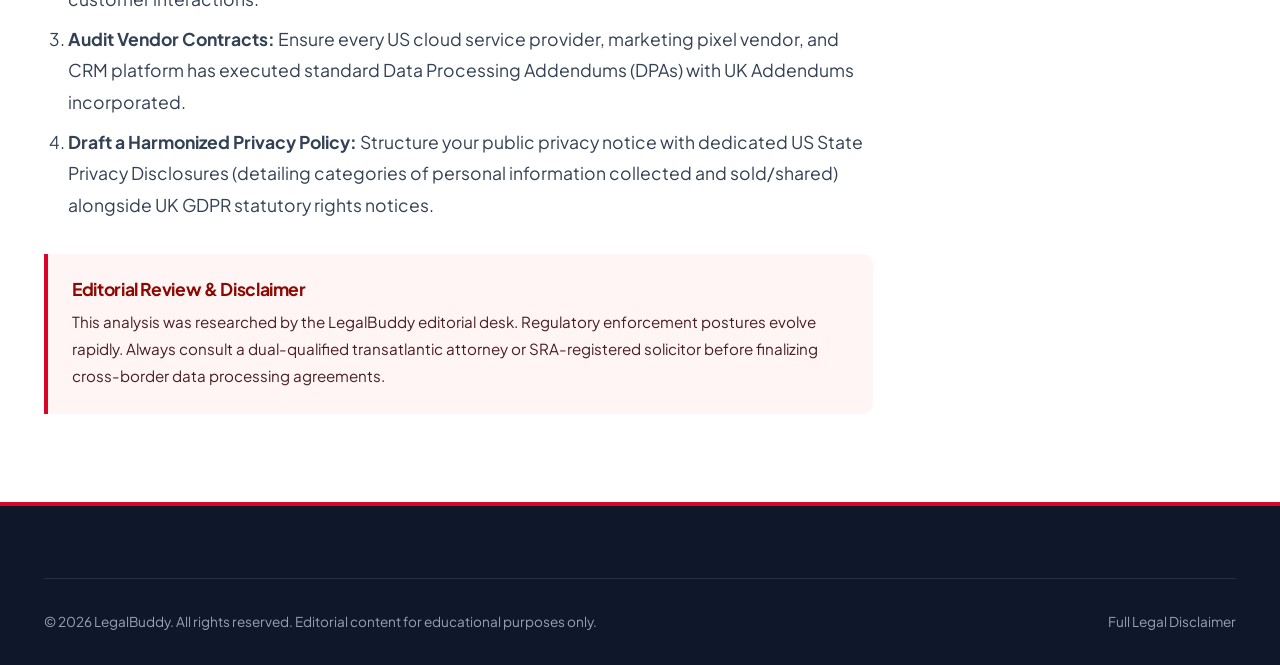
<file: article-data-privacy.html>
<!DOCTYPE html>
<html lang="en">
<head>
  <meta charset="UTF-8">
  <meta name="viewport" content="width=device-width, initial-scale=1.0">
  <title>GDPR vs. CCPA / CPRA: Navigating Cross-Border Data Privacy for US & UK Businesses | LegalBuddy</title>
  <meta name="description" content="In-depth comparative legal analysis of the UK General Data Protection Regulation (UK GDPR) vs. California Consumer Privacy Act (CCPA/CPRA). Compliance rules, penalties, and cross-border transfer frameworks.">
  <link rel="preconnect" href="https://fonts.googleapis.com">
  <link rel="preconnect" href="https://fonts.gstatic.com" crossorigin>
  <link href="https://fonts.googleapis.com/css2?family=Outfit:wght@400;500;600;700;800&family=Plus+Jakarta+Sans:ital,wght@0,400;0,500;0,600;0,700;1,400&display=swap" rel="stylesheet">
  <link rel="stylesheet" href="css/style.css">
  <style>
    #reading-progress {
      position: fixed;
      top: 0;
      left: 0;
      height: 4px;
      background: var(--primary-red);
      width: 0%;
      z-index: 9999;
      transition: width 0.1s ease-out;
    }
  </style>
</head>
<body>
  <div id="reading-progress"></div>

  <!-- Announcement Bar -->
  <aside class="top-notice-bar" aria-label="Announcement">
    <span>⚖️ Transatlantic Tech & Privacy Advisory | UK Information Commissioner's Office (ICO) & California Privacy Protection Agency (CPPA) Updates.</span>
  </aside>

  <!-- Header -->
  <header class="site-header">
    <div class="container">
      <nav class="navbar" aria-label="Main Navigation">
        <a href="index.html" class="brand-logo" aria-label="LegalBuddy Home">
          <div class="logo-icon">⚖️</div>
          <span>Legal<span class="logo-red">Buddy</span></span>
          <span class="logo-badge">US & UK</span>
        </a>

        <ul class="nav-menu">
          <li><a href="index.html" class="nav-link">Home</a></li>
          <li><a href="blog.html" class="nav-link active">Blog & Insights</a></li>
          <li><a href="about.html" class="nav-link">About LegalBuddy</a></li>
          <li><a href="contact.html" class="nav-link">Contact & Consult</a></li>
          <li><a href="disclaimer.html" class="nav-link">Disclaimers</a></li>
        </ul>

        <div class="nav-actions">
          <a href="blog.html" class="btn btn-outline btn-sm">← Back to Articles</a>
          <button class="mobile-toggle" aria-label="Toggle Navigation Menu">☰</button>
        </div>
      </nav>
    </div>
  </header>

  <main>
    <!-- Article Header -->
    <header class="article-header">
      <div class="container-narrow">
        <div class="article-hero-meta">
          <span class="badge badge-both">🇺🇸 USA & 🇬🇧 UK Transatlantic Guide</span>
          <span class="badge badge-red">Data Privacy & Cyber Law</span>
          <span style="font-size: 0.85rem; color: var(--text-light);">⏱️ 8 Min Comprehensive Read</span>
        </div>
        <h1 class="article-title">GDPR vs. CCPA / CPRA: Navigating Cross-Border Data Privacy for US & UK Businesses</h1>
        <p style="font-size: 1.2rem; color: var(--text-muted); line-height: 1.7;">
          If your company operates a digital website, mobile application, or cloud SaaS that serves customers in both London and New York, you are concurrently bound by two distinct data protection philosophies. Here is your definitive transatlantic compliance guide.
        </p>

        <div class="article-author-bar">
          <div class="author-mini">
            <div class="author-avatar" style="width: 44px; height: 44px; font-size: 1rem;">E</div>
            <div>
              <div style="font-weight: 700; color: var(--text-main);">Eleanor Vance, Solicitor</div>
              <div style="font-size: 0.8rem; color: var(--text-light);">Senior Tech & Data Privacy Counsel, London & NYC Desk</div>
            </div>
          </div>
          <div style="font-size: 0.85rem; color: var(--text-light);">
            Published: <strong>October 24, 2026</strong> • Peer Reviewed
          </div>
        </div>
      </div>
    </header>

    <!-- Article Content -->
    <div class="container">
      <div class="article-body-wrapper">
        <article class="article-content">
          <div class="legal-callout">
            <h4>⚠️ Key Takeaway for Cross-Border Operators</h4>
            <p>
              The UK GDPR operates on an <strong>"Opt-in" prior consent</strong> mandate for all non-essential data processing and cookie tracking. In contrast, US statutory frameworks—led by California's CCPA/CPRA—predominantly mandate an <strong>"Opt-out" mechanism</strong> with mandatory links to "Do Not Sell or Share My Personal Information". Adopting the higher UK standard does not automatically fulfill US statutory disclosure requirements.
            </p>
          </div>

          <h2>1. The Philosophical Divide: Fundamental Right vs. Consumer Property</h2>
          <p>
            To understand the legal mechanics of data privacy between the United States and the United Kingdom, one must understand the doctrinal foundations:
          </p>
          <ul>
            <li>
              <strong>United Kingdom (UK GDPR & DPA 2018):</strong> Post-Brexit, the UK retained the EU General Data Protection Regulation via the UK Data Protection Act 2018. Under British law, privacy is treated as an inalienable fundamental human right (Article 8 of the European Convention on Human Rights, codified in UK domestic law). Processing personal data is <em>prima facie</em> unlawful unless the controller satisfies one of the six lawful bases specified in Article 6.
            </li>
            <li>
              <strong>United States (CCPA / CPRA & State Laws):</strong> The US does not possess a singular federal baseline privacy statute comparable to GDPR. Instead, it relies on sectoral legislation (HIPAA for healthcare, GLBA for banking) alongside comprehensive state-level privacy statutes such as California's Consumer Privacy Rights Act (CPRA), Virginia (VCDPA), Colorado (CPA), and others. American privacy jurisprudence views personal data more like consumer property: companies are free to process it until the consumer affirmatively exercises statutory rights to limit or stop it.
            </li>
          </ul>

          <h2>2. Direct Comparison: Key Requirements & Thresholds</h2>
          <div class="comparison-table-wrapper" style="margin: 2rem 0;">
            <table class="comparison-table">
              <thead>
                <tr>
                  <th>Compliance Area</th>
                  <th class="uk-col">🇬🇧 UK GDPR</th>
                  <th class="us-col">🇺🇸 California CPRA / US State Laws</th>
                </tr>
              </thead>
              <tbody>
                <tr>
                  <td><strong>Territorial Scope</strong></td>
                  <td>Applies to any entity offering goods/services to or monitoring individuals located in the UK.</td>
                  <td>Applies to for-profit businesses exceeding \$25M revenue, or buying/selling/sharing data of 100K+ CA residents.</td>
                </tr>
                <tr>
                  <td><strong>Cookie Banners</strong></td>
                  <td>Mandatory explicit opt-in prior to firing analytical/marketing cookies.</td>
                  <td>Notice at collection + prominent "Do Not Sell or Share My Personal Info" link.</td>
                </tr>
                <tr>
                  <td><strong>Consumer Rights</strong></td>
                  <td>Access, Rectification, Erasure ("Right to be Forgotten"), Restriction, Portability.</td>
                  <td>Know/Access, Delete, Correct, Opt-out of Sale/Sharing, Limit Sensitive Data Use.</td>
                </tr>
                <tr>
                  <td><strong>Data Protection Officer (DPO)</strong></td>
                  <td>Mandatory for public bodies or regular large-scale systematic monitoring.</td>
                  <td>Not explicitly required by statute; privacy officer recommended.</td>
                </tr>
                <tr>
                  <td><strong>Maximum Fines</strong></td>
                  <td>Up to £17.5M or 4% of total worldwide annual turnover, whichever is higher.</td>
                  <td>Up to \$7,500 per intentional violation; private right of action for security breaches (\$100-\$750/consumer).</td>
                </tr>
              </tbody>
            </table>
          </div>

          <h2>3. International Cross-Border Data Transfers</h2>
          <p>
            One of the most fraught compliance battlegrounds for transatlantic digital operations is the transfer of UK citizen personal data to US-based cloud servers (e.g., AWS, GCP, Azure, or US SaaS platforms).
          </p>
          <p>
            Following the landmark <em>Schrems II</em> ruling, transfers from the UK to the US require either:
          </p>
          <ol>
            <li>
              <strong>The UK Extension to the EU-U.S. Data Privacy Framework (UK Data Bridge):</strong> Effective since late 2023, certified US commercial entities can receive UK personal data without requiring additional transfer safeguards (such as SCCs), provided the US company is certified under the US Department of Commerce International Trade Administration framework.
            </li>
            <li>
              <strong>UK International Data Transfer Agreement (IDTA) or UK Addendum to EU SCCs:</strong> If the US recipient is not self-certified, parties must execute the UK Addendum alongside a comprehensive Transfer Risk Assessment (TRA) evaluating US FISA Section 702 government surveillance risks.
            </li>
          </ol>

          <h2>4. Practical Transatlantic Action Checklist</h2>
          <p>
            For founders and legal counsels maintaining digital products accessible on both sides of the Atlantic:
          </p>
          <ol>
            <li><strong>Implement Geo-Targeted Consent Banners:</strong> Serve strict prior opt-in banners to UK/EU IP addresses while serving compliant opt-out toggles and Global Privacy Control (GPC) signal recognition to California and US visitors.</li>
            <li><strong>Conduct Data Mapping (RoPA):</strong> Maintain an Article 30 Record of Processing Activities for all UK customer interactions.</li>
            <li><strong>Audit Vendor Contracts:</strong> Ensure every US cloud service provider, marketing pixel vendor, and CRM platform has executed standard Data Processing Addendums (DPAs) with UK Addendums incorporated.</li>
            <li><strong>Draft a Harmonized Privacy Policy:</strong> Structure your public privacy notice with dedicated US State Privacy Disclosures (detailing categories of personal information collected and sold/shared) alongside UK GDPR statutory rights notices.</li>
          </ol>

          <div class="legal-callout">
            <h4>Editorial Review & Disclaimer</h4>
            <p>
              This analysis was researched by the LegalBuddy editorial desk. Regulatory enforcement postures evolve rapidly. Always consult a dual-qualified transatlantic attorney or SRA-registered solicitor before finalizing cross-border data processing agreements.
            </p>
          </div>
        </article>

        <!-- Sidebar -->
        <aside class="article-sidebar">
          <div class="sidebar-widget">
            <h4>Author Information</h4>
            <div style="font-size: 0.9rem; line-height: 1.6;">
              <strong style="color: var(--text-main);">Eleanor Vance, Solicitor</strong>
              <p style="font-size: 0.82rem; margin-top: 0.25rem;">
                Admitted as a Solicitor of England & Wales. Advises cross-border FinTech, healthtech, and AI software providers on international privacy regimes.
              </p>
              <a href="contact.html" class="btn btn-red-subtle btn-sm" style="width: 100%; text-align: center;">Inquire With Author</a>
            </div>
          </div>

          <div class="sidebar-widget">
            <h4>Related Legal Guides</h4>
            <ul class="footer-links" style="font-size: 0.88rem;">
              <li style="margin-bottom: 0.75rem;">
                <a href="article-us-uk-business.html" style="color: var(--text-main); font-weight: 600;">
                  Delaware LLC vs. UK Ltd Company Formation ➔
                </a>
              </li>
              <li>
                <a href="article-employment-law.html" style="color: var(--text-main); font-weight: 600;">
                  US At-Will vs UK Worker Employment Rights ➔
                </a>
              </li>
            </ul>
          </div>

          <div class="sidebar-widget" style="background: #FFF1F2; border-color: var(--red-light-border);">
            <h4 style="color: var(--primary-red); border-color: var(--red-light-border);">Stay Compliant</h4>
            <p style="font-size: 0.82rem; color: #4A1D24;">
              Get alerted when the ICO or US FTC releases new cross-border enforcement notices.
            </p>
            <form class="newsletter-form">
              <input type="email" class="form-control" placeholder="Your work email" required style="margin-bottom: 0.5rem; font-size: 0.85rem;">
              <button type="submit" class="btn btn-primary btn-sm" style="width: 100%;">Subscribe Free</button>
            </form>
          </div>
        </aside>
      </div>
    </div>
  </main>

  <!-- Footer -->
  <footer class="site-footer">
    <div class="container">
      <div class="footer-bottom">
        <div>© 2026 LegalBuddy. All rights reserved. Editorial content for educational purposes only.</div>
        <div><a href="disclaimer.html" style="color: #94A3B8;">Full Legal Disclaimer</a></div>
      </div>
    </div>
  </footer>

  <script src="js/articles-data.js"></script>
  <script src="js/main.js"></script>
</body>
</html>
</file>
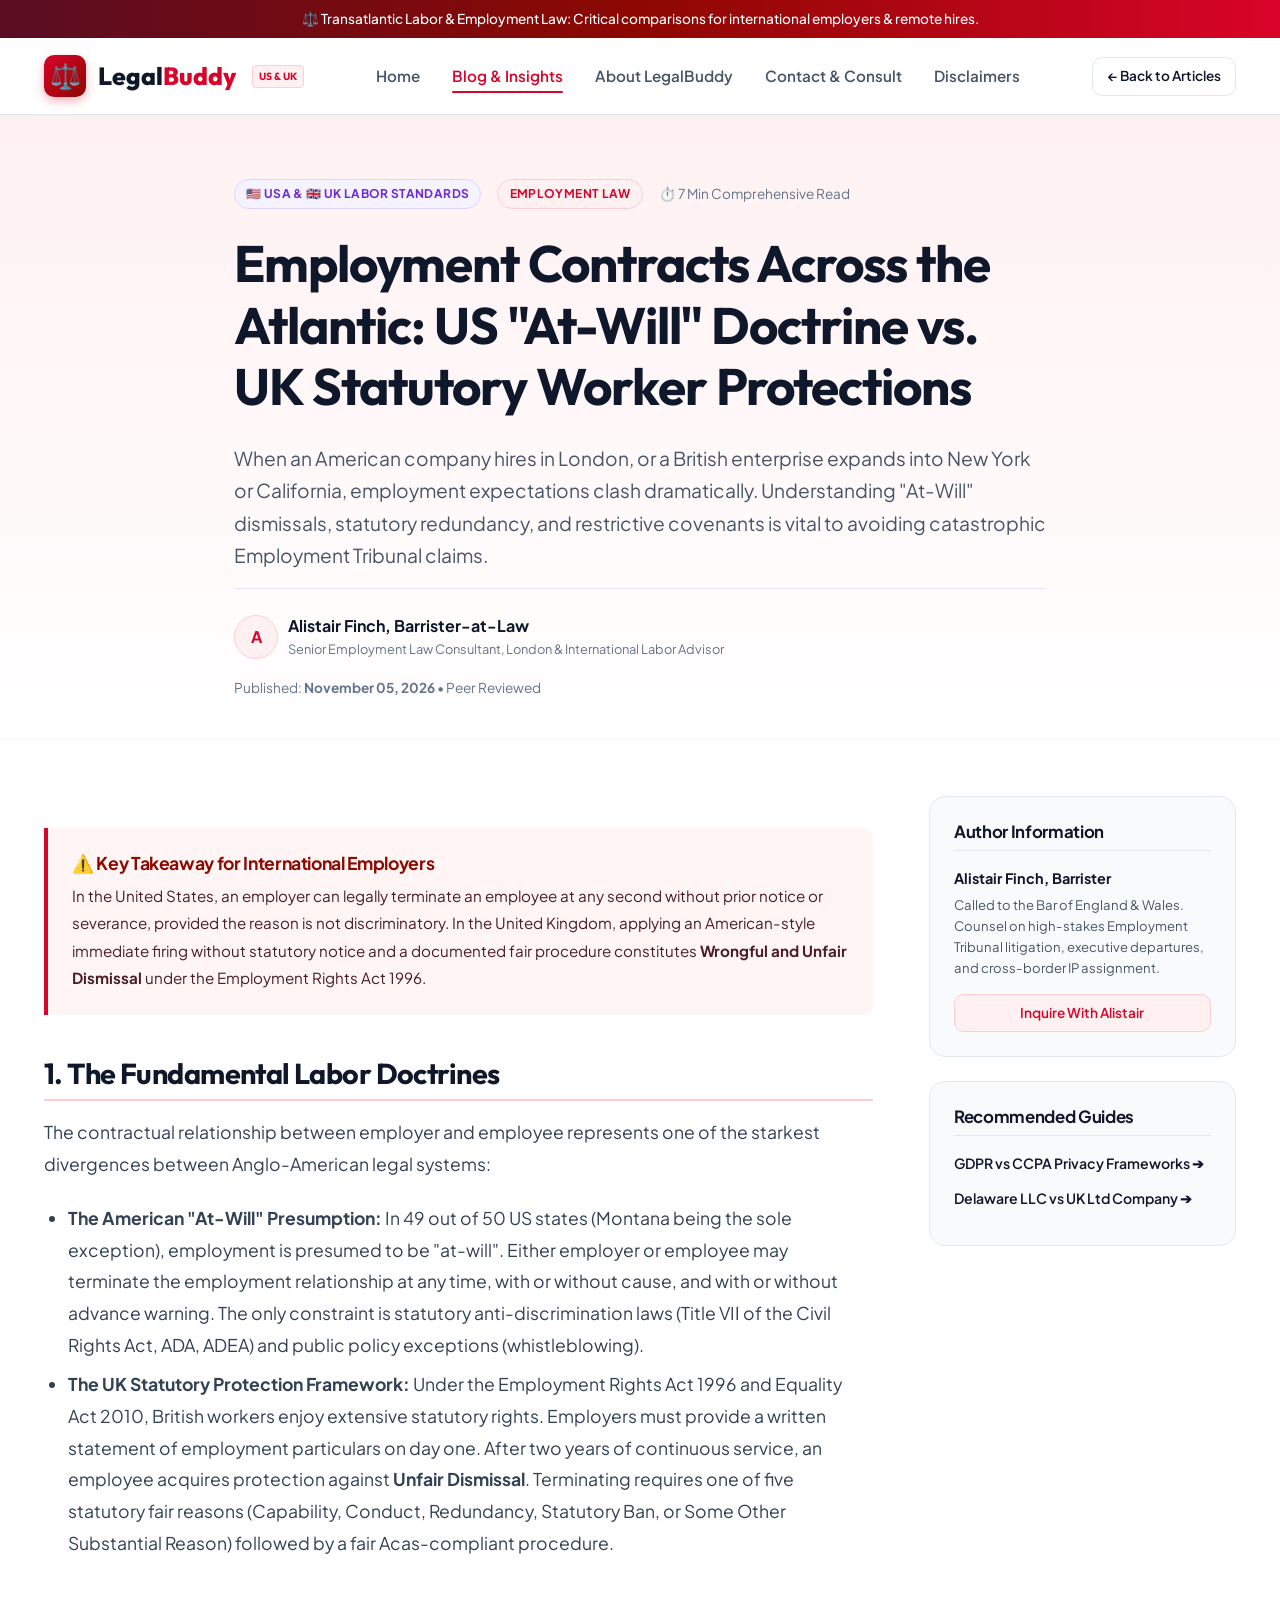
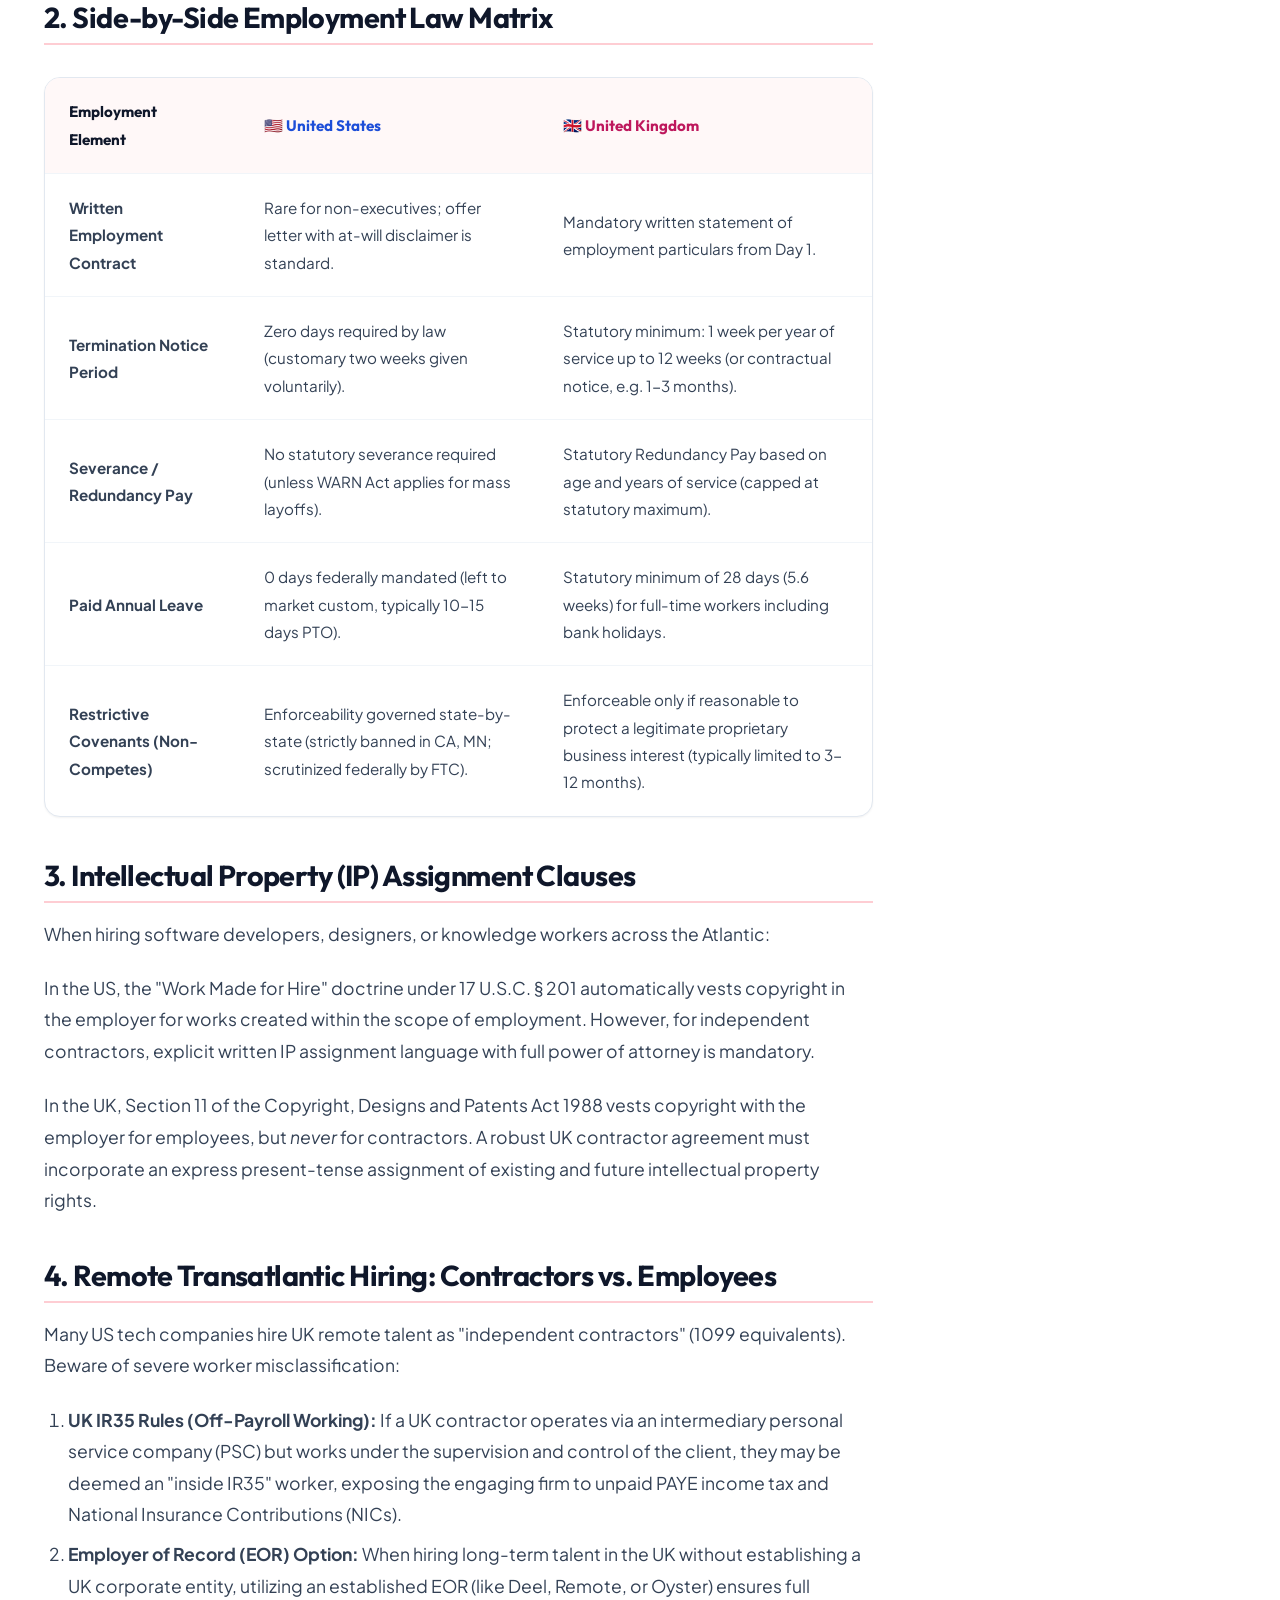
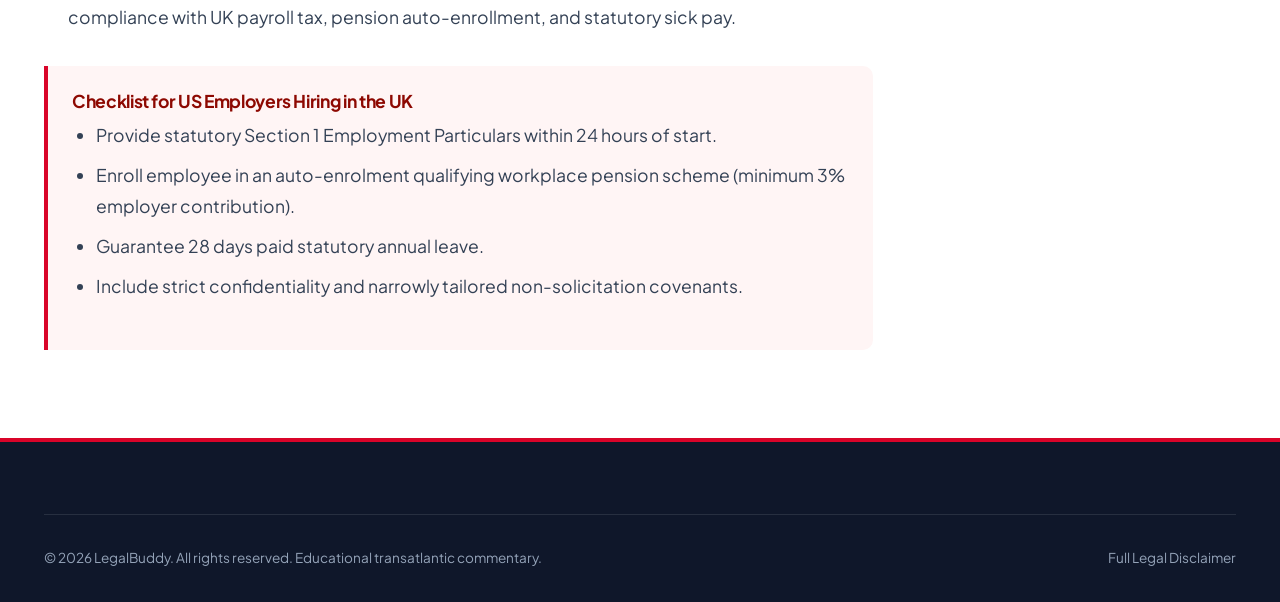
<file: article-employment-law.html>
<!DOCTYPE html>
<html lang="en">
<head>
  <meta charset="UTF-8">
  <meta name="viewport" content="width=device-width, initial-scale=1.0">
  <title>Employment Contracts Across the Atlantic: US "At-Will" vs. UK Statutory Rights | LegalBuddy</title>
  <meta name="description" content="A comprehensive legal comparison of American at-will employment vs. UK statutory worker rights, mandatory notice periods, redundancy pay, and non-compete clauses.">
  <link rel="preconnect" href="https://fonts.googleapis.com">
  <link rel="preconnect" href="https://fonts.gstatic.com" crossorigin>
  <link href="https://fonts.googleapis.com/css2?family=Outfit:wght@400;500;600;700;800&family=Plus+Jakarta+Sans:ital,wght@0,400;0,500;0,600;0,700;1,400&display=swap" rel="stylesheet">
  <link rel="stylesheet" href="css/style.css">
  <style>
    #reading-progress {
      position: fixed;
      top: 0;
      left: 0;
      height: 4px;
      background: var(--primary-red);
      width: 0%;
      z-index: 9999;
      transition: width 0.1s ease-out;
    }
  </style>
</head>
<body>
  <div id="reading-progress"></div>

  <aside class="top-notice-bar" aria-label="Announcement">
    <span>⚖️ Transatlantic Labor & Employment Law: Critical comparisons for international employers & remote hires.</span>
  </aside>

  <header class="site-header">
    <div class="container">
      <nav class="navbar" aria-label="Main Navigation">
        <a href="index.html" class="brand-logo" aria-label="LegalBuddy Home">
          <div class="logo-icon">⚖️</div>
          <span>Legal<span class="logo-red">Buddy</span></span>
          <span class="logo-badge">US & UK</span>
        </a>

        <ul class="nav-menu">
          <li><a href="index.html" class="nav-link">Home</a></li>
          <li><a href="blog.html" class="nav-link active">Blog & Insights</a></li>
          <li><a href="about.html" class="nav-link">About LegalBuddy</a></li>
          <li><a href="contact.html" class="nav-link">Contact & Consult</a></li>
          <li><a href="disclaimer.html" class="nav-link">Disclaimers</a></li>
        </ul>

        <div class="nav-actions">
          <a href="blog.html" class="btn btn-outline btn-sm">← Back to Articles</a>
          <button class="mobile-toggle" aria-label="Toggle Navigation Menu">☰</button>
        </div>
      </nav>
    </div>
  </header>

  <main>
    <header class="article-header">
      <div class="container-narrow">
        <div class="article-hero-meta">
          <span class="badge badge-both">🇺🇸 USA & 🇬🇧 UK Labor Standards</span>
          <span class="badge badge-red">Employment Law</span>
          <span style="font-size: 0.85rem; color: var(--text-light);">⏱️ 7 Min Comprehensive Read</span>
        </div>
        <h1 class="article-title">Employment Contracts Across the Atlantic: US "At-Will" Doctrine vs. UK Statutory Worker Protections</h1>
        <p style="font-size: 1.2rem; color: var(--text-muted); line-height: 1.7;">
          When an American company hires in London, or a British enterprise expands into New York or California, employment expectations clash dramatically. Understanding "At-Will" dismissals, statutory redundancy, and restrictive covenants is vital to avoiding catastrophic Employment Tribunal claims.
        </p>

        <div class="article-author-bar">
          <div class="author-mini">
            <div class="author-avatar" style="width: 44px; height: 44px; font-size: 1rem;">A</div>
            <div>
              <div style="font-weight: 700; color: var(--text-main);">Alistair Finch, Barrister-at-Law</div>
              <div style="font-size: 0.8rem; color: var(--text-light);">Senior Employment Law Consultant, London & International Labor Advisor</div>
            </div>
          </div>
          <div style="font-size: 0.85rem; color: var(--text-light);">
            Published: <strong>November 05, 2026</strong> • Peer Reviewed
          </div>
        </div>
      </div>
    </header>

    <div class="container">
      <div class="article-body-wrapper">
        <article class="article-content">
          <div class="legal-callout">
            <h4>⚠️ Key Takeaway for International Employers</h4>
            <p>
              In the United States, an employer can legally terminate an employee at any second without prior notice or severance, provided the reason is not discriminatory. In the United Kingdom, applying an American-style immediate firing without statutory notice and a documented fair procedure constitutes <strong>Wrongful and Unfair Dismissal</strong> under the Employment Rights Act 1996.
            </p>
          </div>

          <h2>1. The Fundamental Labor Doctrines</h2>
          <p>
            The contractual relationship between employer and employee represents one of the starkest divergences between Anglo-American legal systems:
          </p>
          <ul>
            <li>
              <strong>The American "At-Will" Presumption:</strong> In 49 out of 50 US states (Montana being the sole exception), employment is presumed to be "at-will". Either employer or employee may terminate the employment relationship at any time, with or without cause, and with or without advance warning. The only constraint is statutory anti-discrimination laws (Title VII of the Civil Rights Act, ADA, ADEA) and public policy exceptions (whistleblowing).
            </li>
            <li>
              <strong>The UK Statutory Protection Framework:</strong> Under the Employment Rights Act 1996 and Equality Act 2010, British workers enjoy extensive statutory rights. Employers must provide a written statement of employment particulars on day one. After two years of continuous service, an employee acquires protection against <strong>Unfair Dismissal</strong>. Terminating requires one of five statutory fair reasons (Capability, Conduct, Redundancy, Statutory Ban, or Some Other Substantial Reason) followed by a fair Acas-compliant procedure.
            </li>
          </ul>

          <h2>2. Side-by-Side Employment Law Matrix</h2>
          <div class="comparison-table-wrapper" style="margin: 2rem 0;">
            <table class="comparison-table">
              <thead>
                <tr>
                  <th>Employment Element</th>
                  <th class="us-col">🇺🇸 United States</th>
                  <th class="uk-col">🇬🇧 United Kingdom</th>
                </tr>
              </thead>
              <tbody>
                <tr>
                  <td><strong>Written Employment Contract</strong></td>
                  <td>Rare for non-executives; offer letter with at-will disclaimer is standard.</td>
                  <td>Mandatory written statement of employment particulars from Day 1.</td>
                </tr>
                <tr>
                  <td><strong>Termination Notice Period</strong></td>
                  <td>Zero days required by law (customary two weeks given voluntarily).</td>
                  <td>Statutory minimum: 1 week per year of service up to 12 weeks (or contractual notice, e.g. 1-3 months).</td>
                </tr>
                <tr>
                  <td><strong>Severance / Redundancy Pay</strong></td>
                  <td>No statutory severance required (unless WARN Act applies for mass layoffs).</td>
                  <td>Statutory Redundancy Pay based on age and years of service (capped at statutory maximum).</td>
                </tr>
                <tr>
                  <td><strong>Paid Annual Leave</strong></td>
                  <td>0 days federally mandated (left to market custom, typically 10-15 days PTO).</td>
                  <td>Statutory minimum of 28 days (5.6 weeks) for full-time workers including bank holidays.</td>
                </tr>
                <tr>
                  <td><strong>Restrictive Covenants (Non-Competes)</strong></td>
                  <td>Enforceability governed state-by-state (strictly banned in CA, MN; scrutinized federally by FTC).</td>
                  <td>Enforceable only if reasonable to protect a legitimate proprietary business interest (typically limited to 3-12 months).</td>
                </tr>
              </tbody>
            </table>
          </div>

          <h2>3. Intellectual Property (IP) Assignment Clauses</h2>
          <p>
            When hiring software developers, designers, or knowledge workers across the Atlantic:
          </p>
          <p>
            In the US, the "Work Made for Hire" doctrine under 17 U.S.C. § 201 automatically vests copyright in the employer for works created within the scope of employment. However, for independent contractors, explicit written IP assignment language with full power of attorney is mandatory.
          </p>
          <p>
            In the UK, Section 11 of the Copyright, Designs and Patents Act 1988 vests copyright with the employer for employees, but <em>never</em> for contractors. A robust UK contractor agreement must incorporate an express present-tense assignment of existing and future intellectual property rights.
          </p>

          <h2>4. Remote Transatlantic Hiring: Contractors vs. Employees</h2>
          <p>
            Many US tech companies hire UK remote talent as "independent contractors" (1099 equivalents). Beware of severe worker misclassification:
          </p>
          <ol>
            <li>
              <strong>UK IR35 Rules (Off-Payroll Working):</strong> If a UK contractor operates via an intermediary personal service company (PSC) but works under the supervision and control of the client, they may be deemed an "inside IR35" worker, exposing the engaging firm to unpaid PAYE income tax and National Insurance Contributions (NICs).
            </li>
            <li>
              <strong>Employer of Record (EOR) Option:</strong> When hiring long-term talent in the UK without establishing a UK corporate entity, utilizing an established EOR (like Deel, Remote, or Oyster) ensures full compliance with UK payroll tax, pension auto-enrollment, and statutory sick pay.
            </li>
          </ol>

          <div class="legal-callout">
            <h4>Checklist for US Employers Hiring in the UK</h4>
            <ul>
              <li>Provide statutory Section 1 Employment Particulars within 24 hours of start.</li>
              <li>Enroll employee in an auto-enrolment qualifying workplace pension scheme (minimum 3% employer contribution).</li>
              <li>Guarantee 28 days paid statutory annual leave.</li>
              <li>Include strict confidentiality and narrowly tailored non-solicitation covenants.</li>
            </ul>
          </div>
        </article>

        <aside class="article-sidebar">
          <div class="sidebar-widget">
            <h4>Author Information</h4>
            <div style="font-size: 0.9rem; line-height: 1.6;">
              <strong style="color: var(--text-main);">Alistair Finch, Barrister</strong>
              <p style="font-size: 0.82rem; margin-top: 0.25rem;">
                Called to the Bar of England & Wales. Counsel on high-stakes Employment Tribunal litigation, executive departures, and cross-border IP assignment.
              </p>
              <a href="contact.html" class="btn btn-red-subtle btn-sm" style="width: 100%; text-align: center;">Inquire With Alistair</a>
            </div>
          </div>

          <div class="sidebar-widget">
            <h4>Recommended Guides</h4>
            <ul class="footer-links" style="font-size: 0.88rem;">
              <li style="margin-bottom: 0.75rem;">
                <a href="article-data-privacy.html" style="color: var(--text-main); font-weight: 600;">
                  GDPR vs CCPA Privacy Frameworks ➔
                </a>
              </li>
              <li>
                <a href="article-us-uk-business.html" style="color: var(--text-main); font-weight: 600;">
                  Delaware LLC vs UK Ltd Company ➔
                </a>
              </li>
            </ul>
          </div>
        </aside>
      </div>
    </div>
  </main>

  <footer class="site-footer">
    <div class="container">
      <div class="footer-bottom">
        <div>© 2026 LegalBuddy. All rights reserved. Educational transatlantic commentary.</div>
        <div><a href="disclaimer.html" style="color: #94A3B8;">Full Legal Disclaimer</a></div>
      </div>
    </div>
  </footer>

  <script src="js/articles-data.js"></script>
  <script src="js/main.js"></script>
</body>
</html>
</file>
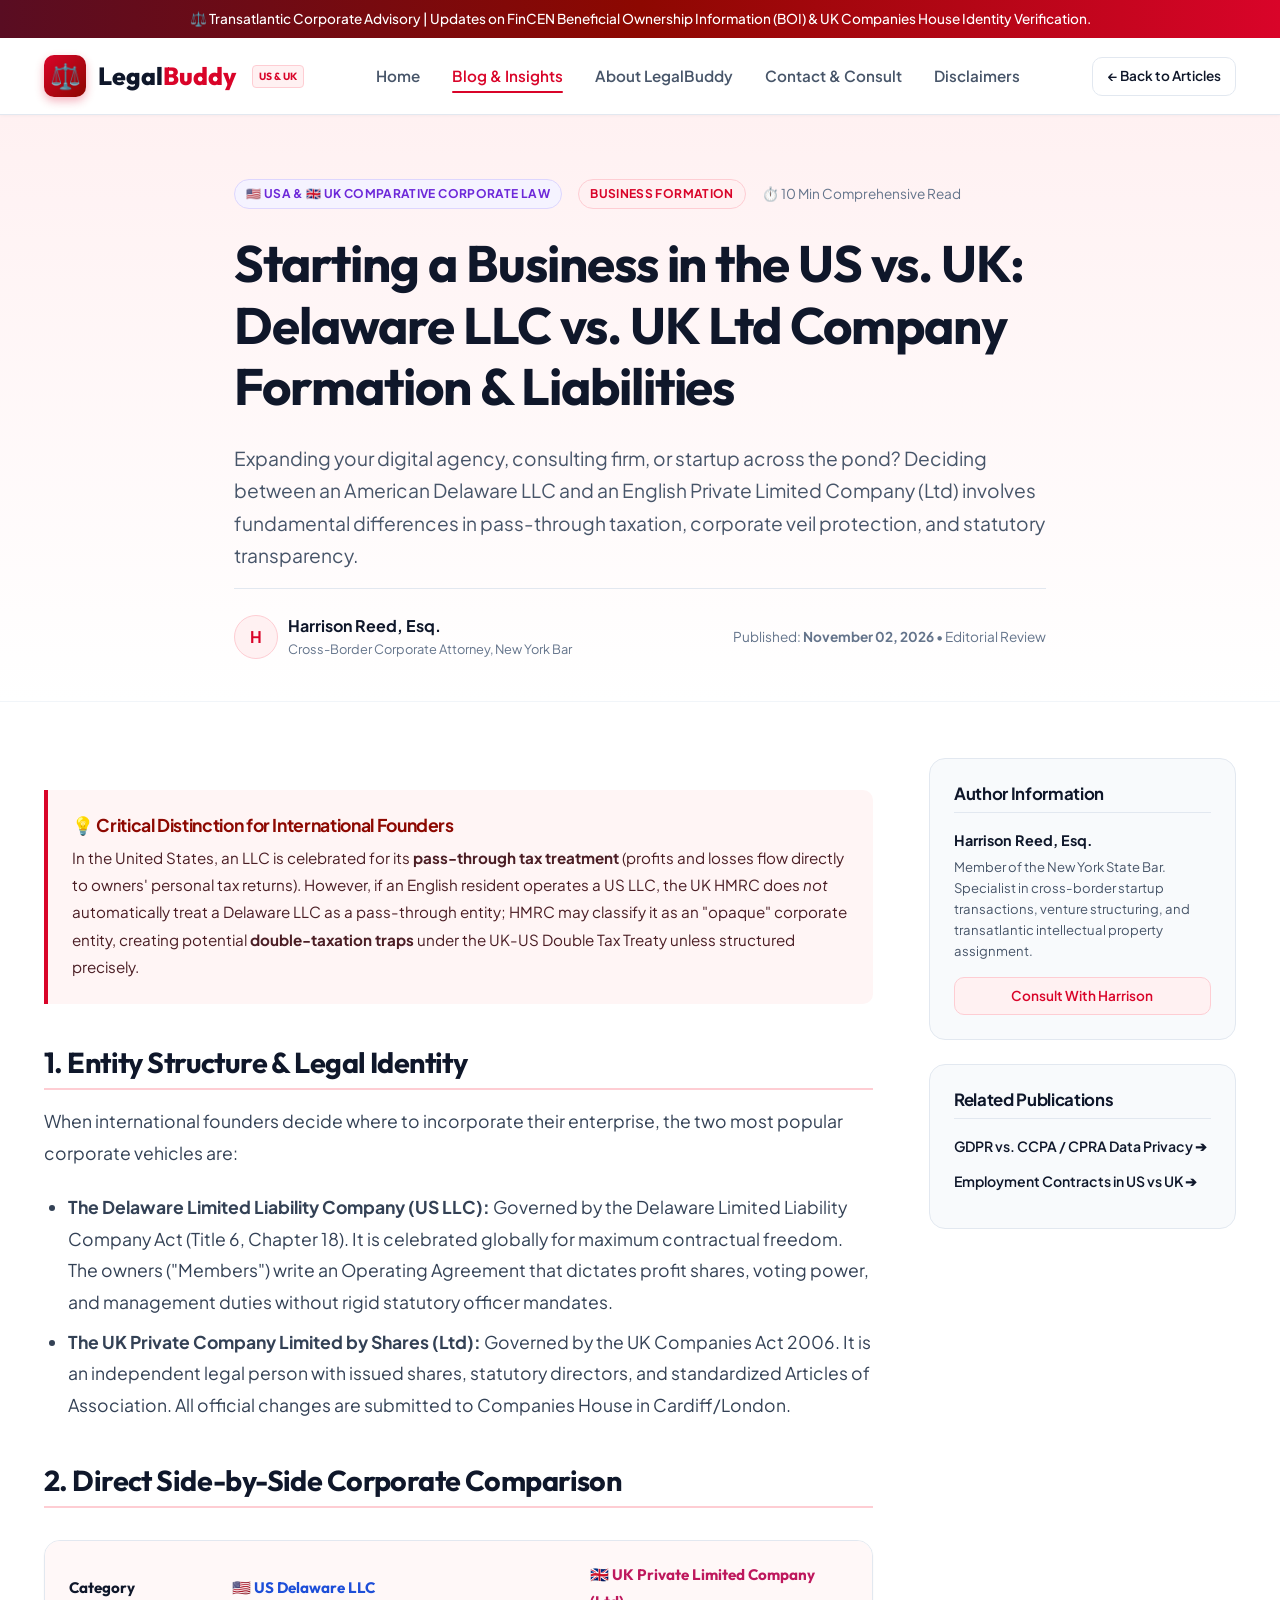
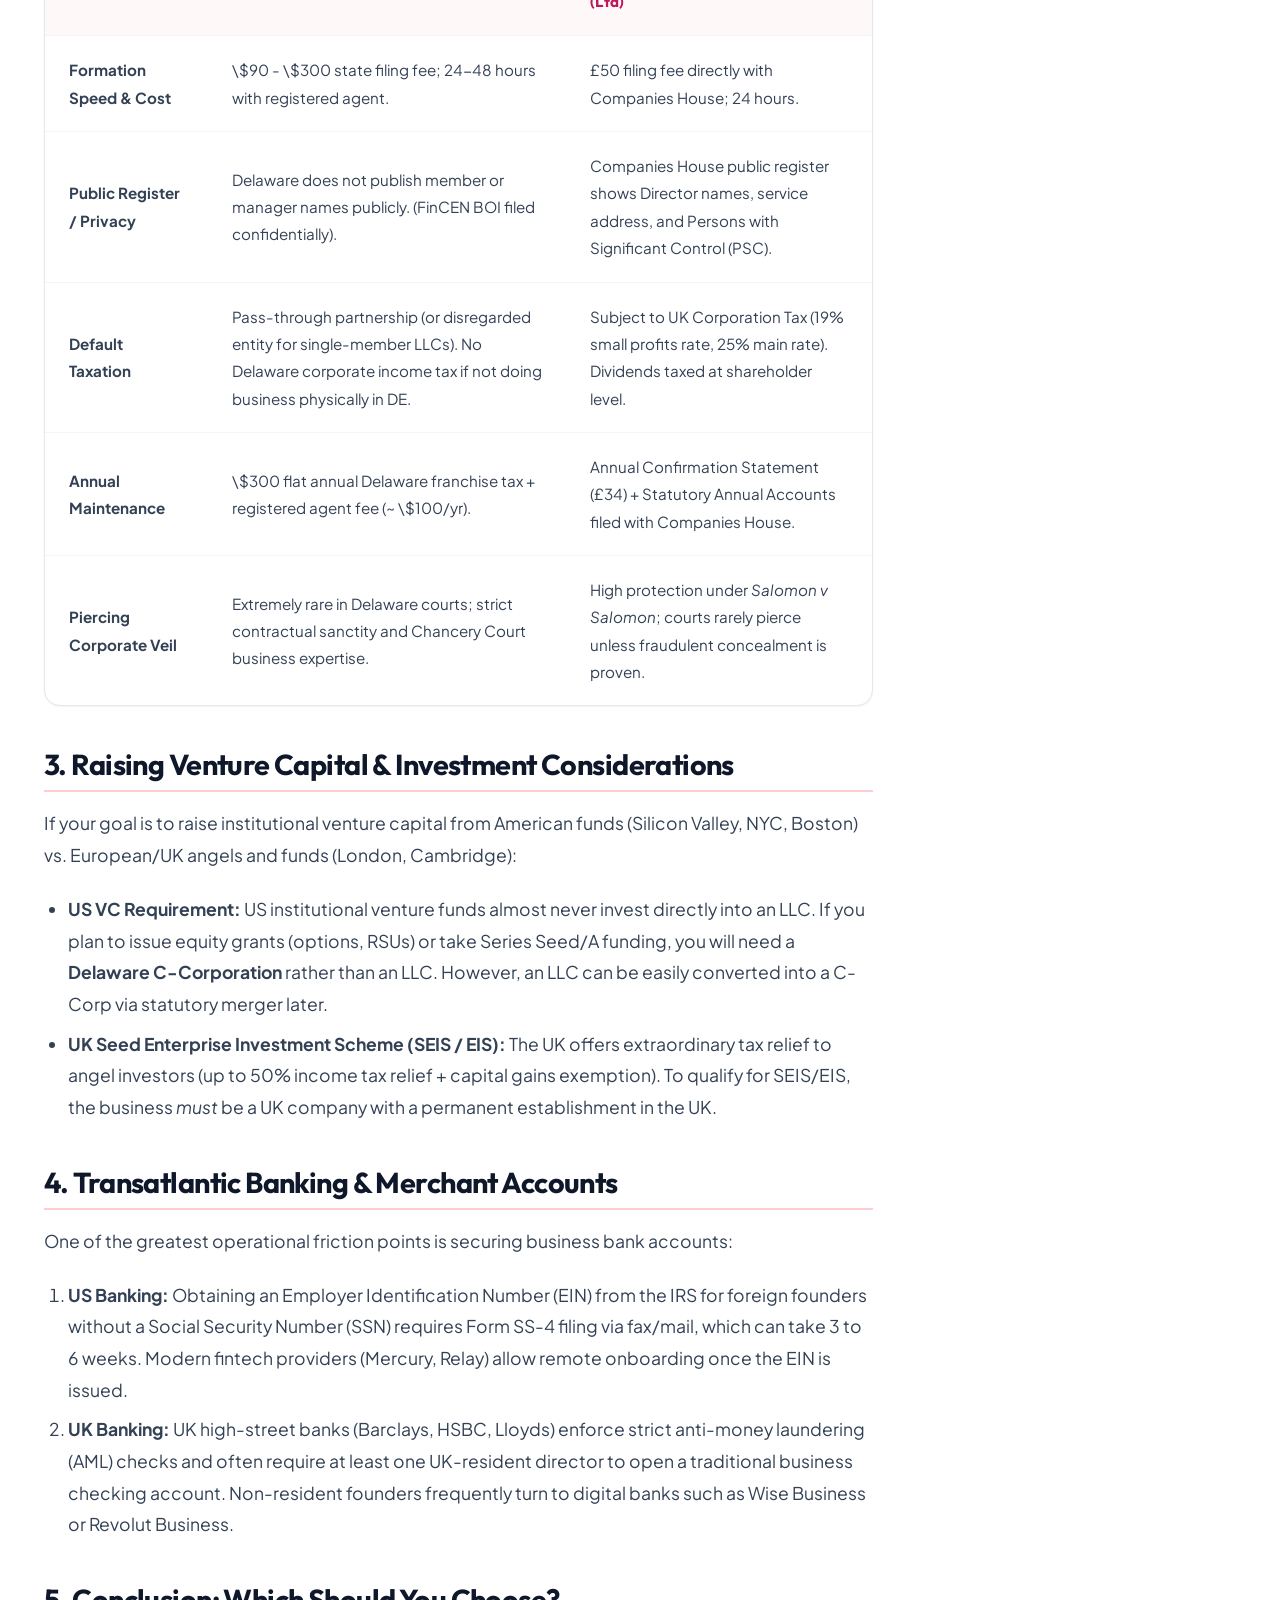
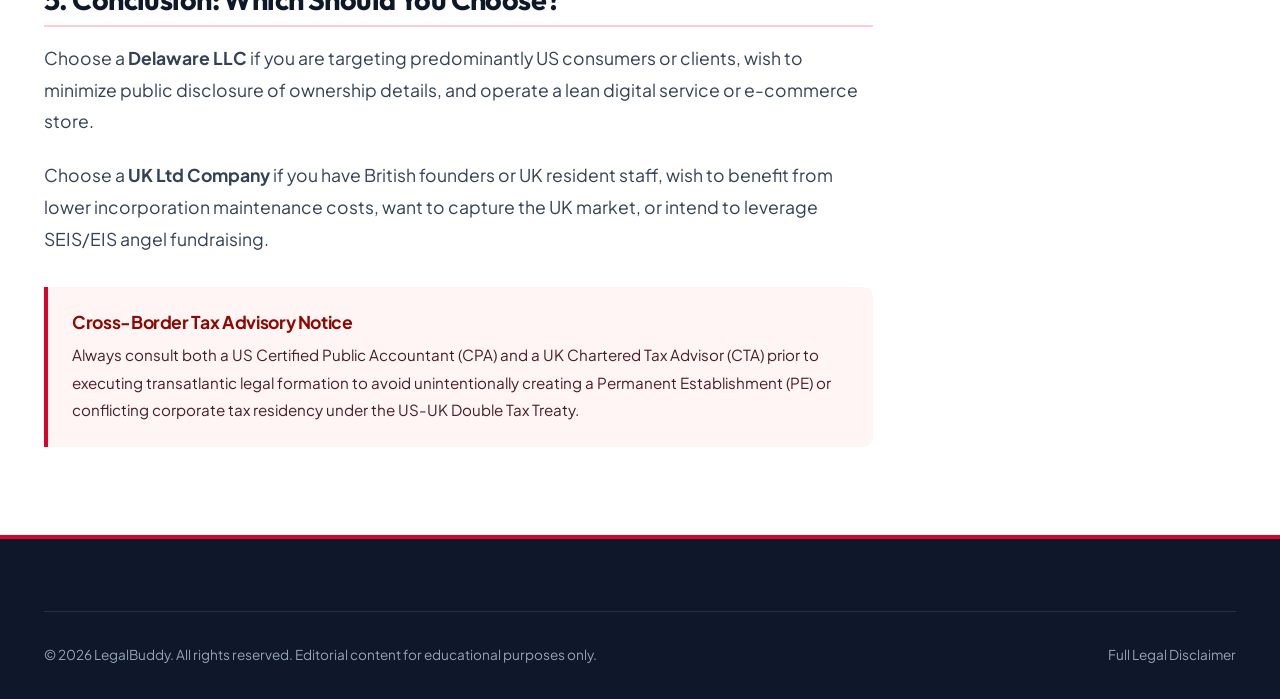
<file: article-us-uk-business.html>
<!DOCTYPE html>
<html lang="en">
<head>
  <meta charset="UTF-8">
  <meta name="viewport" content="width=device-width, initial-scale=1.0">
  <title>Starting a Business in US vs UK: Delaware LLC vs UK Ltd Company Formation & Liabilities | LegalBuddy</title>
  <meta name="description" content="A founder's legal guide to choosing between an American Delaware LLC and an English Private Limited Company (Ltd). Tax treatment, corporate veil, and filing duties explained.">
  <link rel="preconnect" href="https://fonts.googleapis.com">
  <link rel="preconnect" href="https://fonts.gstatic.com" crossorigin>
  <link href="https://fonts.googleapis.com/css2?family=Outfit:wght@400;500;600;700;800&family=Plus+Jakarta+Sans:ital,wght@0,400;0,500;0,600;0,700;1,400&display=swap" rel="stylesheet">
  <link rel="stylesheet" href="css/style.css">
  <style>
    #reading-progress {
      position: fixed;
      top: 0;
      left: 0;
      height: 4px;
      background: var(--primary-red);
      width: 0%;
      z-index: 9999;
      transition: width 0.1s ease-out;
    }
  </style>
</head>
<body>
  <div id="reading-progress"></div>

  <aside class="top-notice-bar" aria-label="Announcement">
    <span>⚖️ Transatlantic Corporate Advisory | Updates on FinCEN Beneficial Ownership Information (BOI) & UK Companies House Identity Verification.</span>
  </aside>

  <header class="site-header">
    <div class="container">
      <nav class="navbar" aria-label="Main Navigation">
        <a href="index.html" class="brand-logo" aria-label="LegalBuddy Home">
          <div class="logo-icon">⚖️</div>
          <span>Legal<span class="logo-red">Buddy</span></span>
          <span class="logo-badge">US & UK</span>
        </a>

        <ul class="nav-menu">
          <li><a href="index.html" class="nav-link">Home</a></li>
          <li><a href="blog.html" class="nav-link active">Blog & Insights</a></li>
          <li><a href="about.html" class="nav-link">About LegalBuddy</a></li>
          <li><a href="contact.html" class="nav-link">Contact & Consult</a></li>
          <li><a href="disclaimer.html" class="nav-link">Disclaimers</a></li>
        </ul>

        <div class="nav-actions">
          <a href="blog.html" class="btn btn-outline btn-sm">← Back to Articles</a>
          <button class="mobile-toggle" aria-label="Toggle Navigation Menu">☰</button>
        </div>
      </nav>
    </div>
  </header>

  <main>
    <header class="article-header">
      <div class="container-narrow">
        <div class="article-hero-meta">
          <span class="badge badge-both">🇺🇸 USA & 🇬🇧 UK Comparative Corporate Law</span>
          <span class="badge badge-red">Business Formation</span>
          <span style="font-size: 0.85rem; color: var(--text-light);">⏱️ 10 Min Comprehensive Read</span>
        </div>
        <h1 class="article-title">Starting a Business in the US vs. UK: Delaware LLC vs. UK Ltd Company Formation & Liabilities</h1>
        <p style="font-size: 1.2rem; color: var(--text-muted); line-height: 1.7;">
          Expanding your digital agency, consulting firm, or startup across the pond? Deciding between an American Delaware LLC and an English Private Limited Company (Ltd) involves fundamental differences in pass-through taxation, corporate veil protection, and statutory transparency.
        </p>

        <div class="article-author-bar">
          <div class="author-mini">
            <div class="author-avatar" style="width: 44px; height: 44px; font-size: 1rem;">H</div>
            <div>
              <div style="font-weight: 700; color: var(--text-main);">Harrison Reed, Esq.</div>
              <div style="font-size: 0.8rem; color: var(--text-light);">Cross-Border Corporate Attorney, New York Bar</div>
            </div>
          </div>
          <div style="font-size: 0.85rem; color: var(--text-light);">
            Published: <strong>November 02, 2026</strong> • Editorial Review
          </div>
        </div>
      </div>
    </header>

    <div class="container">
      <div class="article-body-wrapper">
        <article class="article-content">
          <div class="legal-callout">
            <h4>💡 Critical Distinction for International Founders</h4>
            <p>
              In the United States, an LLC is celebrated for its <strong>pass-through tax treatment</strong> (profits and losses flow directly to owners' personal tax returns). However, if an English resident operates a US LLC, the UK HMRC does <em>not</em> automatically treat a Delaware LLC as a pass-through entity; HMRC may classify it as an "opaque" corporate entity, creating potential <strong>double-taxation traps</strong> under the UK-US Double Tax Treaty unless structured precisely.
            </p>
          </div>

          <h2>1. Entity Structure & Legal Identity</h2>
          <p>
            When international founders decide where to incorporate their enterprise, the two most popular corporate vehicles are:
          </p>
          <ul>
            <li>
              <strong>The Delaware Limited Liability Company (US LLC):</strong> Governed by the Delaware Limited Liability Company Act (Title 6, Chapter 18). It is celebrated globally for maximum contractual freedom. The owners ("Members") write an Operating Agreement that dictates profit shares, voting power, and management duties without rigid statutory officer mandates.
            </li>
            <li>
              <strong>The UK Private Company Limited by Shares (Ltd):</strong> Governed by the UK Companies Act 2006. It is an independent legal person with issued shares, statutory directors, and standardized Articles of Association. All official changes are submitted to Companies House in Cardiff/London.
            </li>
          </ul>

          <h2>2. Direct Side-by-Side Corporate Comparison</h2>
          <div class="comparison-table-wrapper" style="margin: 2rem 0;">
            <table class="comparison-table">
              <thead>
                <tr>
                  <th>Category</th>
                  <th class="us-col">🇺🇸 US Delaware LLC</th>
                  <th class="uk-col">🇬🇧 UK Private Limited Company (Ltd)</th>
                </tr>
              </thead>
              <tbody>
                <tr>
                  <td><strong>Formation Speed & Cost</strong></td>
                  <td>\$90 - \$300 state filing fee; 24-48 hours with registered agent.</td>
                  <td>£50 filing fee directly with Companies House; 24 hours.</td>
                </tr>
                <tr>
                  <td><strong>Public Register / Privacy</strong></td>
                  <td>Delaware does not publish member or manager names publicly. (FinCEN BOI filed confidentially).</td>
                  <td>Companies House public register shows Director names, service address, and Persons with Significant Control (PSC).</td>
                </tr>
                <tr>
                  <td><strong>Default Taxation</strong></td>
                  <td>Pass-through partnership (or disregarded entity for single-member LLCs). No Delaware corporate income tax if not doing business physically in DE.</td>
                  <td>Subject to UK Corporation Tax (19% small profits rate, 25% main rate). Dividends taxed at shareholder level.</td>
                </tr>
                <tr>
                  <td><strong>Annual Maintenance</strong></td>
                  <td>\$300 flat annual Delaware franchise tax + registered agent fee (~ \$100/yr).</td>
                  <td>Annual Confirmation Statement (£34) + Statutory Annual Accounts filed with Companies House.</td>
                </tr>
                <tr>
                  <td><strong>Piercing Corporate Veil</strong></td>
                  <td>Extremely rare in Delaware courts; strict contractual sanctity and Chancery Court business expertise.</td>
                  <td>High protection under <em>Salomon v Salomon</em>; courts rarely pierce unless fraudulent concealment is proven.</td>
                </tr>
              </tbody>
            </table>
          </div>

          <h2>3. Raising Venture Capital & Investment Considerations</h2>
          <p>
            If your goal is to raise institutional venture capital from American funds (Silicon Valley, NYC, Boston) vs. European/UK angels and funds (London, Cambridge):
          </p>
          <ul>
            <li>
              <strong>US VC Requirement:</strong> US institutional venture funds almost never invest directly into an LLC. If you plan to issue equity grants (options, RSUs) or take Series Seed/A funding, you will need a <strong>Delaware C-Corporation</strong> rather than an LLC. However, an LLC can be easily converted into a C-Corp via statutory merger later.
            </li>
            <li>
              <strong>UK Seed Enterprise Investment Scheme (SEIS / EIS):</strong> The UK offers extraordinary tax relief to angel investors (up to 50% income tax relief + capital gains exemption). To qualify for SEIS/EIS, the business <em>must</em> be a UK company with a permanent establishment in the UK.
            </li>
          </ul>

          <h2>4. Transatlantic Banking & Merchant Accounts</h2>
          <p>
            One of the greatest operational friction points is securing business bank accounts:
          </p>
          <ol>
            <li>
              <strong>US Banking:</strong> Obtaining an Employer Identification Number (EIN) from the IRS for foreign founders without a Social Security Number (SSN) requires Form SS-4 filing via fax/mail, which can take 3 to 6 weeks. Modern fintech providers (Mercury, Relay) allow remote onboarding once the EIN is issued.
            </li>
            <li>
              <strong>UK Banking:</strong> UK high-street banks (Barclays, HSBC, Lloyds) enforce strict anti-money laundering (AML) checks and often require at least one UK-resident director to open a traditional business checking account. Non-resident founders frequently turn to digital banks such as Wise Business or Revolut Business.
            </li>
          </ol>

          <h2>5. Conclusion: Which Should You Choose?</h2>
          <p>
            Choose a <strong>Delaware LLC</strong> if you are targeting predominantly US consumers or clients, wish to minimize public disclosure of ownership details, and operate a lean digital service or e-commerce store.
          </p>
          <p>
            Choose a <strong>UK Ltd Company</strong> if you have British founders or UK resident staff, wish to benefit from lower incorporation maintenance costs, want to capture the UK market, or intend to leverage SEIS/EIS angel fundraising.
          </p>

          <div class="legal-callout">
            <h4>Cross-Border Tax Advisory Notice</h4>
            <p>
              Always consult both a US Certified Public Accountant (CPA) and a UK Chartered Tax Advisor (CTA) prior to executing transatlantic legal formation to avoid unintentionally creating a Permanent Establishment (PE) or conflicting corporate tax residency under the US-UK Double Tax Treaty.
            </p>
          </div>
        </article>

        <aside class="article-sidebar">
          <div class="sidebar-widget">
            <h4>Author Information</h4>
            <div style="font-size: 0.9rem; line-height: 1.6;">
              <strong style="color: var(--text-main);">Harrison Reed, Esq.</strong>
              <p style="font-size: 0.82rem; margin-top: 0.25rem;">
                Member of the New York State Bar. Specialist in cross-border startup transactions, venture structuring, and transatlantic intellectual property assignment.
              </p>
              <a href="contact.html" class="btn btn-red-subtle btn-sm" style="width: 100%; text-align: center;">Consult With Harrison</a>
            </div>
          </div>

          <div class="sidebar-widget">
            <h4>Related Publications</h4>
            <ul class="footer-links" style="font-size: 0.88rem;">
              <li style="margin-bottom: 0.75rem;">
                <a href="article-data-privacy.html" style="color: var(--text-main); font-weight: 600;">
                  GDPR vs. CCPA / CPRA Data Privacy ➔
                </a>
              </li>
              <li>
                <a href="article-employment-law.html" style="color: var(--text-main); font-weight: 600;">
                  Employment Contracts in US vs UK ➔
                </a>
              </li>
            </ul>
          </div>
        </aside>
      </div>
    </div>
  </main>

  <footer class="site-footer">
    <div class="container">
      <div class="footer-bottom">
        <div>© 2026 LegalBuddy. All rights reserved. Editorial content for educational purposes only.</div>
        <div><a href="disclaimer.html" style="color: #94A3B8;">Full Legal Disclaimer</a></div>
      </div>
    </div>
  </footer>

  <script src="js/articles-data.js"></script>
  <script src="js/main.js"></script>
</body>
</html>
</file>
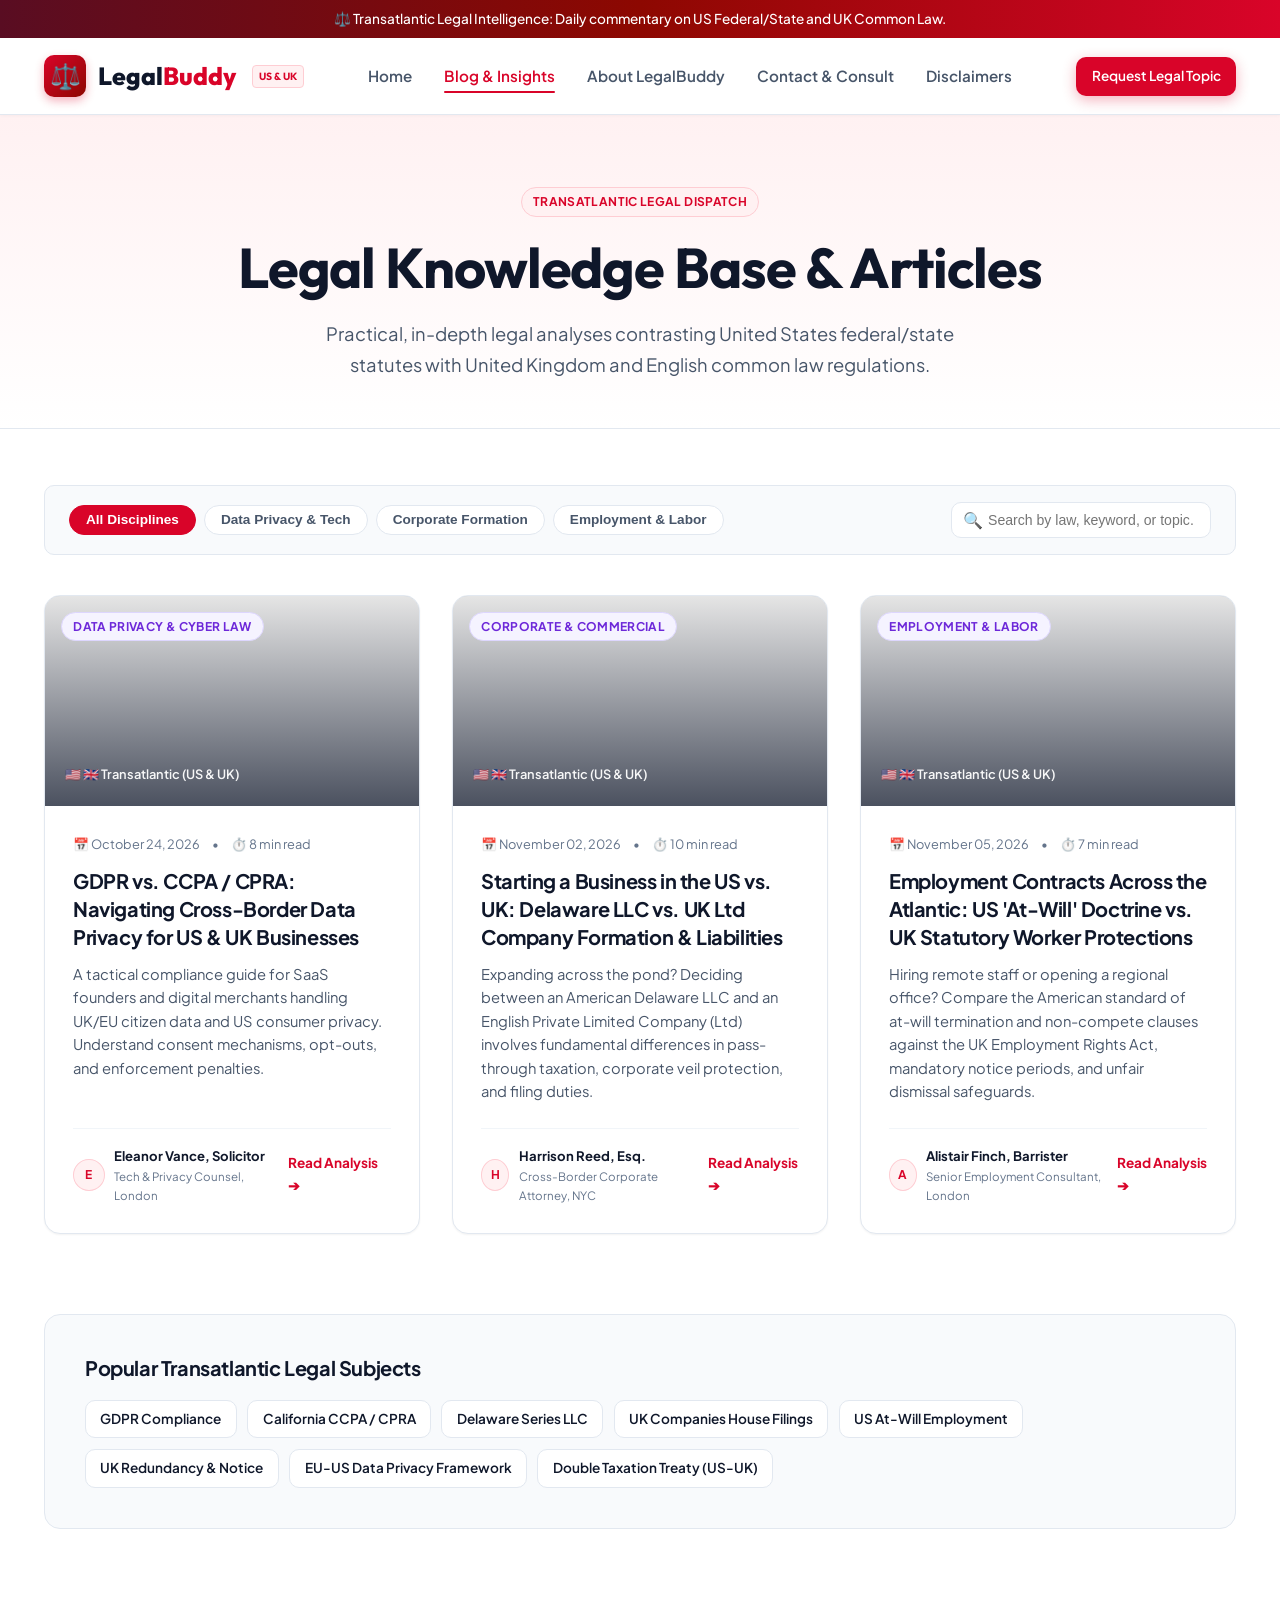
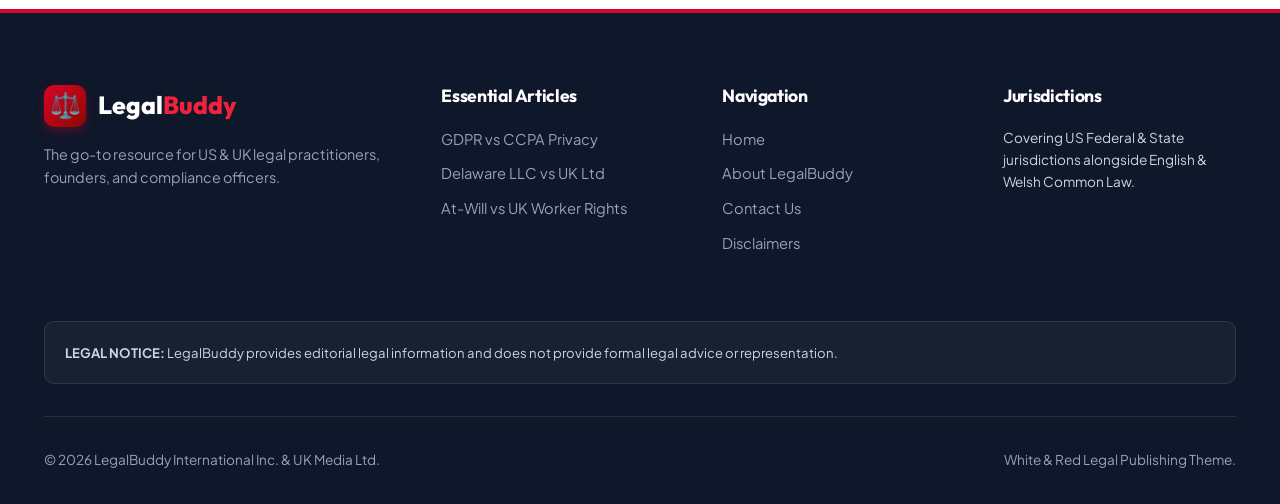
<file: blog.html>
<!DOCTYPE html>
<html lang="en">
<head>
  <meta charset="UTF-8">
  <meta name="viewport" content="width=device-width, initial-scale=1.0">
  <title>Blog & Legal Guides | LegalBuddy (US & UK Law Insights)</title>
  <meta name="description" content="Explore comprehensive transatlantic legal articles, compliance checklists, and comparative analyses for US and UK corporate and digital operations.">
  <link rel="preconnect" href="https://fonts.googleapis.com">
  <link rel="preconnect" href="https://fonts.gstatic.com" crossorigin>
  <link href="https://fonts.googleapis.com/css2?family=Outfit:wght@400;500;600;700;800&family=Plus+Jakarta+Sans:ital,wght@0,400;0,500;0,600;0,700;1,400&display=swap" rel="stylesheet">
  <link rel="stylesheet" href="css/style.css">
</head>
<body>

  <!-- Announcement Bar -->
  <aside class="top-notice-bar" aria-label="Announcement">
    <span>⚖️ Transatlantic Legal Intelligence: Daily commentary on US Federal/State and UK Common Law.</span>
  </aside>

  <!-- Navigation -->
  <header class="site-header">
    <div class="container">
      <nav class="navbar" aria-label="Main Navigation">
        <a href="index.html" class="brand-logo" aria-label="LegalBuddy Home">
          <div class="logo-icon">⚖️</div>
          <span>Legal<span class="logo-red">Buddy</span></span>
          <span class="logo-badge">US & UK</span>
        </a>

        <ul class="nav-menu">
          <li><a href="index.html" class="nav-link">Home</a></li>
          <li><a href="blog.html" class="nav-link active">Blog & Insights</a></li>
          <li><a href="about.html" class="nav-link">About LegalBuddy</a></li>
          <li><a href="contact.html" class="nav-link">Contact & Consult</a></li>
          <li><a href="disclaimer.html" class="nav-link">Disclaimers</a></li>
        </ul>

        <div class="nav-actions">
          <a href="contact.html" class="btn btn-primary btn-sm">Request Legal Topic</a>
          <button class="mobile-toggle" aria-label="Toggle Navigation Menu">☰</button>
        </div>
      </nav>
    </div>
  </header>

  <main>
    <!-- Blog Header Banner -->
    <section style="background: linear-gradient(180deg, #FFF1F2 0%, #FFFFFF 100%); padding: 4.5rem 0 3rem; border-bottom: 1px solid var(--border-color);">
      <div class="container text-center" style="text-align: center;">
        <span class="badge badge-red" style="margin-bottom: 1rem;">Transatlantic Legal Dispatch</span>
        <h1 style="margin-bottom: 1rem;">Legal Knowledge Base & Articles</h1>
        <p style="max-width: 680px; margin: 0 auto; font-size: 1.15rem; color: var(--text-muted);">
          Practical, in-depth legal analyses contrasting United States federal/state statutes with United Kingdom and English common law regulations.
        </p>
      </div>
    </section>

    <!-- Blog Archive Section -->
    <section class="container" style="padding: 3.5rem 1.5rem 5rem;">
      <!-- Search & Filters -->
      <div class="filter-bar">
        <div class="filter-pills">
          <button class="filter-pill active" data-filter="all">All Disciplines</button>
          <button class="filter-pill" data-filter="privacy">Data Privacy & Tech</button>
          <button class="filter-pill" data-filter="corporate">Corporate Formation</button>
          <button class="filter-pill" data-filter="employment">Employment & Labor</button>
        </div>
        <div class="search-box">
          <span class="search-icon">🔍</span>
          <input type="text" id="blog-search" class="search-input" placeholder="Search by law, keyword, or topic...">
        </div>
      </div>

      <!-- Articles Grid -->
      <div class="cards-grid" id="articles-grid">
        <!-- Loaded dynamically via js/articles-data.js & main.js -->
      </div>

      <!-- Quick Topic Taxonomy Cloud -->
      <div style="margin-top: 5rem; padding: 2.5rem; background: var(--bg-subtle); border-radius: var(--radius-lg); border: 1px solid var(--border-color);">
        <h3 style="margin-bottom: 1.25rem; font-size: 1.25rem;">Popular Transatlantic Legal Subjects</h3>
        <div style="display: flex; flex-wrap: wrap; gap: 0.65rem;">
          <a href="article-data-privacy.html" class="btn btn-outline btn-sm">GDPR Compliance</a>
          <a href="article-data-privacy.html" class="btn btn-outline btn-sm">California CCPA / CPRA</a>
          <a href="article-us-uk-business.html" class="btn btn-outline btn-sm">Delaware Series LLC</a>
          <a href="article-us-uk-business.html" class="btn btn-outline btn-sm">UK Companies House Filings</a>
          <a href="article-employment-law.html" class="btn btn-outline btn-sm">US At-Will Employment</a>
          <a href="article-employment-law.html" class="btn btn-outline btn-sm">UK Redundancy & Notice</a>
          <a href="article-data-privacy.html" class="btn btn-outline btn-sm">EU-US Data Privacy Framework</a>
          <a href="article-us-uk-business.html" class="btn btn-outline btn-sm">Double Taxation Treaty (US-UK)</a>
        </div>
      </div>
    </section>
  </main>

  <!-- Footer -->
  <footer class="site-footer">
    <div class="container">
      <div class="footer-grid">
        <div class="footer-col">
          <div class="brand-logo" style="color: #fff; margin-bottom: 1rem;">
            <div class="logo-icon">⚖️</div>
            <span>Legal<span style="color: var(--primary-red-hover);">Buddy</span></span>
          </div>
          <p style="color: #94A3B8; font-size: 0.9rem;">
            The go-to resource for US & UK legal practitioners, founders, and compliance officers.
          </p>
        </div>
        <div class="footer-col">
          <h4>Essential Articles</h4>
          <ul class="footer-links">
            <li><a href="article-data-privacy.html">GDPR vs CCPA Privacy</a></li>
            <li><a href="article-us-uk-business.html">Delaware LLC vs UK Ltd</a></li>
            <li><a href="article-employment-law.html">At-Will vs UK Worker Rights</a></li>
          </ul>
        </div>
        <div class="footer-col">
          <h4>Navigation</h4>
          <ul class="footer-links">
            <li><a href="index.html">Home</a></li>
            <li><a href="about.html">About LegalBuddy</a></li>
            <li><a href="contact.html">Contact Us</a></li>
            <li><a href="disclaimer.html">Disclaimers</a></li>
          </ul>
        </div>
        <div class="footer-col">
          <h4>Jurisdictions</h4>
          <p style="color: #CBD5E1; font-size: 0.85rem;">
            Covering US Federal & State jurisdictions alongside English & Welsh Common Law.
          </p>
        </div>
      </div>

      <div class="footer-disclaimer-card">
        <strong>LEGAL NOTICE:</strong> LegalBuddy provides editorial legal information and does not provide formal legal advice or representation.
      </div>

      <div class="footer-bottom">
        <div>© 2026 LegalBuddy International Inc. & UK Media Ltd.</div>
        <div>White & Red Legal Publishing Theme.</div>
      </div>
    </div>
  </footer>

  <script src="js/articles-data.js"></script>
  <script src="js/main.js"></script>
</body>
</html>
</file>
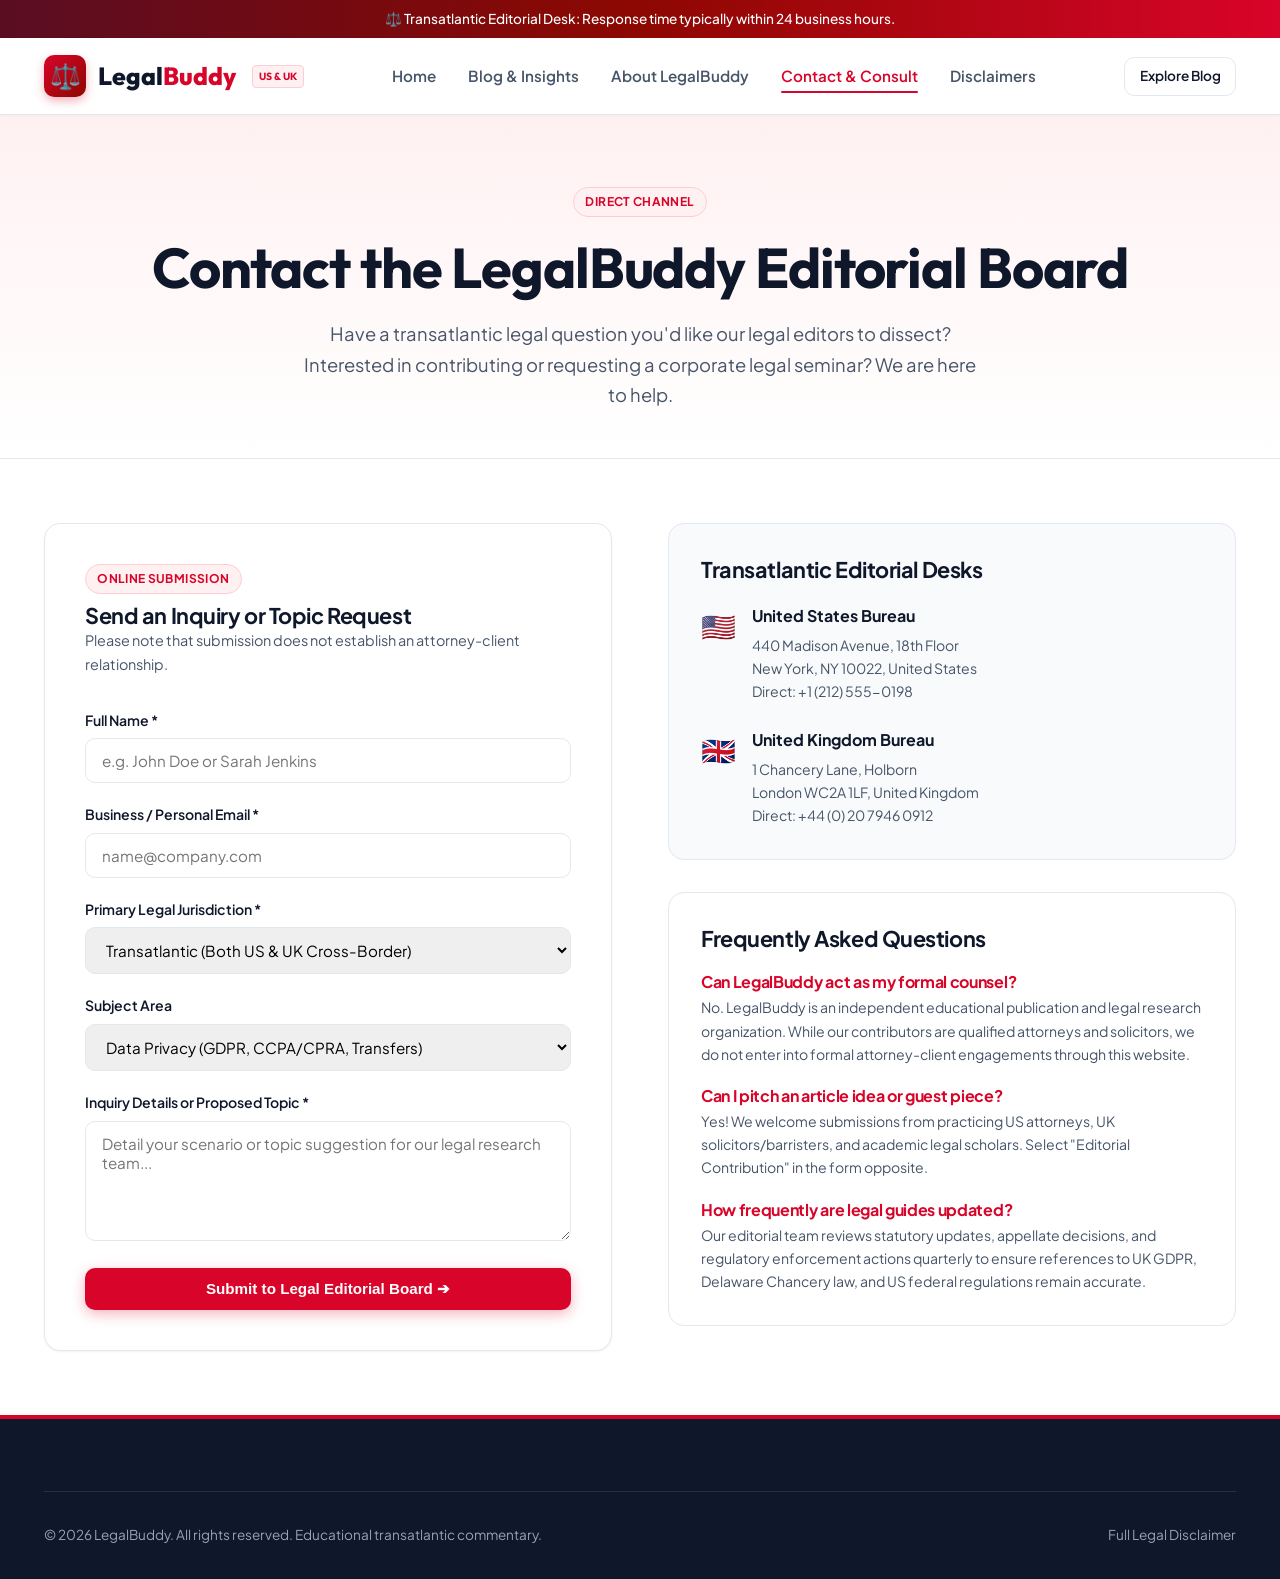
<file: contact.html>
<!DOCTYPE html>
<html lang="en">
<head>
  <meta charset="UTF-8">
  <meta name="viewport" content="width=device-width, initial-scale=1.0">
  <title>Contact & Topic Inquiries | LegalBuddy (US & UK)</title>
  <meta name="description" content="Reach out to the LegalBuddy transatlantic editorial team. Propose comparative legal topics, inquire about contributor submissions, or schedule an editorial briefing.">
  <link rel="preconnect" href="https://fonts.googleapis.com">
  <link rel="preconnect" href="https://fonts.gstatic.com" crossorigin>
  <link href="https://fonts.googleapis.com/css2?family=Outfit:wght@400;500;600;700;800&family=Plus+Jakarta+Sans:ital,wght@0,400;0,500;0,600;0,700;1,400&display=swap" rel="stylesheet">
  <link rel="stylesheet" href="css/style.css">
</head>
<body>

  <aside class="top-notice-bar" aria-label="Announcement">
    <span>⚖️ Transatlantic Editorial Desk: Response time typically within 24 business hours.</span>
  </aside>

  <header class="site-header">
    <div class="container">
      <nav class="navbar" aria-label="Main Navigation">
        <a href="index.html" class="brand-logo" aria-label="LegalBuddy Home">
          <div class="logo-icon">⚖️</div>
          <span>Legal<span class="logo-red">Buddy</span></span>
          <span class="logo-badge">US & UK</span>
        </a>

        <ul class="nav-menu">
          <li><a href="index.html" class="nav-link">Home</a></li>
          <li><a href="blog.html" class="nav-link">Blog & Insights</a></li>
          <li><a href="about.html" class="nav-link">About LegalBuddy</a></li>
          <li><a href="contact.html" class="nav-link active">Contact & Consult</a></li>
          <li><a href="disclaimer.html" class="nav-link">Disclaimers</a></li>
        </ul>

        <div class="nav-actions">
          <a href="blog.html" class="btn btn-outline btn-sm">Explore Blog</a>
          <button class="mobile-toggle" aria-label="Toggle Navigation Menu">☰</button>
        </div>
      </nav>
    </div>
  </header>

  <main>
    <section style="background: linear-gradient(180deg, #FFF1F2 0%, #FFFFFF 100%); padding: 4.5rem 0 3rem; border-bottom: 1px solid var(--border-color);">
      <div class="container text-center" style="text-align: center;">
        <span class="badge badge-red" style="margin-bottom: 1rem;">Direct Channel</span>
        <h1 style="margin-bottom: 1rem;">Contact the LegalBuddy Editorial Board</h1>
        <p style="max-width: 680px; margin: 0 auto; font-size: 1.15rem; color: var(--text-muted);">
          Have a transatlantic legal question you'd like our legal editors to dissect? Interested in contributing or requesting a corporate legal seminar? We are here to help.
        </p>
      </div>
    </section>

    <div class="container">
      <div class="contact-grid">
        <!-- Contact Form -->
        <div style="background: #FFFFFF; border: 1px solid var(--border-color); border-radius: var(--radius-lg); padding: 2.5rem; box-shadow: var(--shadow-sm);">
          <div style="margin-bottom: 2rem;">
            <span class="badge badge-red" style="margin-bottom: 0.5rem;">Online Submission</span>
            <h3>Send an Inquiry or Topic Request</h3>
            <p style="font-size: 0.9rem; color: var(--text-muted);">Please note that submission does not establish an attorney-client relationship.</p>
          </div>

          <form id="legal-inquiry-form">
            <div class="form-group">
              <label for="inquiry-name" class="form-label">Full Name *</label>
              <input type="text" id="inquiry-name" class="form-control" placeholder="e.g. John Doe or Sarah Jenkins" required>
            </div>

            <div class="form-group">
              <label for="inquiry-email" class="form-label">Business / Personal Email *</label>
              <input type="email" id="inquiry-email" class="form-control" placeholder="name@company.com" required>
            </div>

            <div class="form-group">
              <label for="inquiry-jurisdiction" class="form-label">Primary Legal Jurisdiction *</label>
              <select id="inquiry-jurisdiction" class="form-control" required>
                <option value="Transatlantic (Both US & UK)">Transatlantic (Both US & UK Cross-Border)</option>
                <option value="United States (Federal & State)">United States (Delaware, CA, NY, Federal)</option>
                <option value="United Kingdom (England & Wales)">United Kingdom (England, Wales, Scotland)</option>
                <option value="General Legal Inquiry">Other International Legal Inquiry</option>
              </select>
            </div>

            <div class="form-group">
              <label for="inquiry-topic" class="form-label">Subject Area</label>
              <select id="inquiry-topic" class="form-control">
                <option value="Privacy">Data Privacy (GDPR, CCPA/CPRA, Transfers)</option>
                <option value="Corporate">Corporate Formation (LLC vs Ltd, Holding Structures)</option>
                <option value="Employment">Employment Law & Remote Contracts</option>
                <option value="Editorial">Editorial Contribution / Press Inquiry</option>
              </select>
            </div>

            <div class="form-group">
              <label for="inquiry-message" class="form-label">Inquiry Details or Proposed Topic *</label>
              <textarea id="inquiry-message" class="form-control" rows="4" placeholder="Detail your scenario or topic suggestion for our legal research team..." required></textarea>
            </div>

            <button type="submit" class="btn btn-primary" style="width: 100%;">
              Submit to Legal Editorial Board ➔
            </button>
          </form>
        </div>

        <!-- Office Information & FAQs -->
        <div>
          <div style="background: var(--bg-subtle); border: 1px solid var(--border-color); border-radius: var(--radius-lg); padding: 2rem; margin-bottom: 2rem;">
            <h3 style="margin-bottom: 1.25rem;">Transatlantic Editorial Desks</h3>

            <div style="display: flex; gap: 1rem; margin-bottom: 1.5rem; align-items: flex-start;">
              <div style="font-size: 1.75rem;">🇺🇸</div>
              <div>
                <strong style="color: var(--text-main);">United States Bureau</strong>
                <p style="font-size: 0.88rem; margin: 0.25rem 0 0; color: var(--text-muted);">
                  440 Madison Avenue, 18th Floor<br>New York, NY 10022, United States<br>
                  Direct: +1 (212) 555-0198
                </p>
              </div>
            </div>

            <div style="display: flex; gap: 1rem; align-items: flex-start;">
              <div style="font-size: 1.75rem;">🇬🇧</div>
              <div>
                <strong style="color: var(--text-main);">United Kingdom Bureau</strong>
                <p style="font-size: 0.88rem; margin: 0.25rem 0 0; color: var(--text-muted);">
                  1 Chancery Lane, Holborn<br>London WC2A 1LF, United Kingdom<br>
                  Direct: +44 (0) 20 7946 0912
                </p>
              </div>
            </div>
          </div>

          <div style="background: #FFFFFF; border: 1px solid var(--border-color); border-radius: var(--radius-lg); padding: 2rem;">
            <h3 style="margin-bottom: 1.25rem;">Frequently Asked Questions</h3>

            <div style="margin-bottom: 1.25rem;">
              <h4 style="font-size: 1rem; margin-bottom: 0.25rem; color: var(--primary-red);">Can LegalBuddy act as my formal counsel?</h4>
              <p style="font-size: 0.88rem; color: var(--text-muted);">
                No. LegalBuddy is an independent educational publication and legal research organization. While our contributors are qualified attorneys and solicitors, we do not enter into formal attorney-client engagements through this website.
              </p>
            </div>

            <div style="margin-bottom: 1.25rem;">
              <h4 style="font-size: 1rem; margin-bottom: 0.25rem; color: var(--primary-red);">Can I pitch an article idea or guest piece?</h4>
              <p style="font-size: 0.88rem; color: var(--text-muted);">
                Yes! We welcome submissions from practicing US attorneys, UK solicitors/barristers, and academic legal scholars. Select "Editorial Contribution" in the form opposite.
              </p>
            </div>

            <div>
              <h4 style="font-size: 1rem; margin-bottom: 0.25rem; color: var(--primary-red);">How frequently are legal guides updated?</h4>
              <p style="font-size: 0.88rem; color: var(--text-muted); margin: 0;">
                Our editorial team reviews statutory updates, appellate decisions, and regulatory enforcement actions quarterly to ensure references to UK GDPR, Delaware Chancery law, and US federal regulations remain accurate.
              </p>
            </div>
          </div>
        </div>
      </div>
    </div>
  </main>

  <footer class="site-footer">
    <div class="container">
      <div class="footer-bottom">
        <div>© 2026 LegalBuddy. All rights reserved. Educational transatlantic commentary.</div>
        <div><a href="disclaimer.html" style="color: #94A3B8;">Full Legal Disclaimer</a></div>
      </div>
    </div>
  </footer>

  <script src="js/articles-data.js"></script>
  <script src="js/main.js"></script>
</body>
</html>
</file>
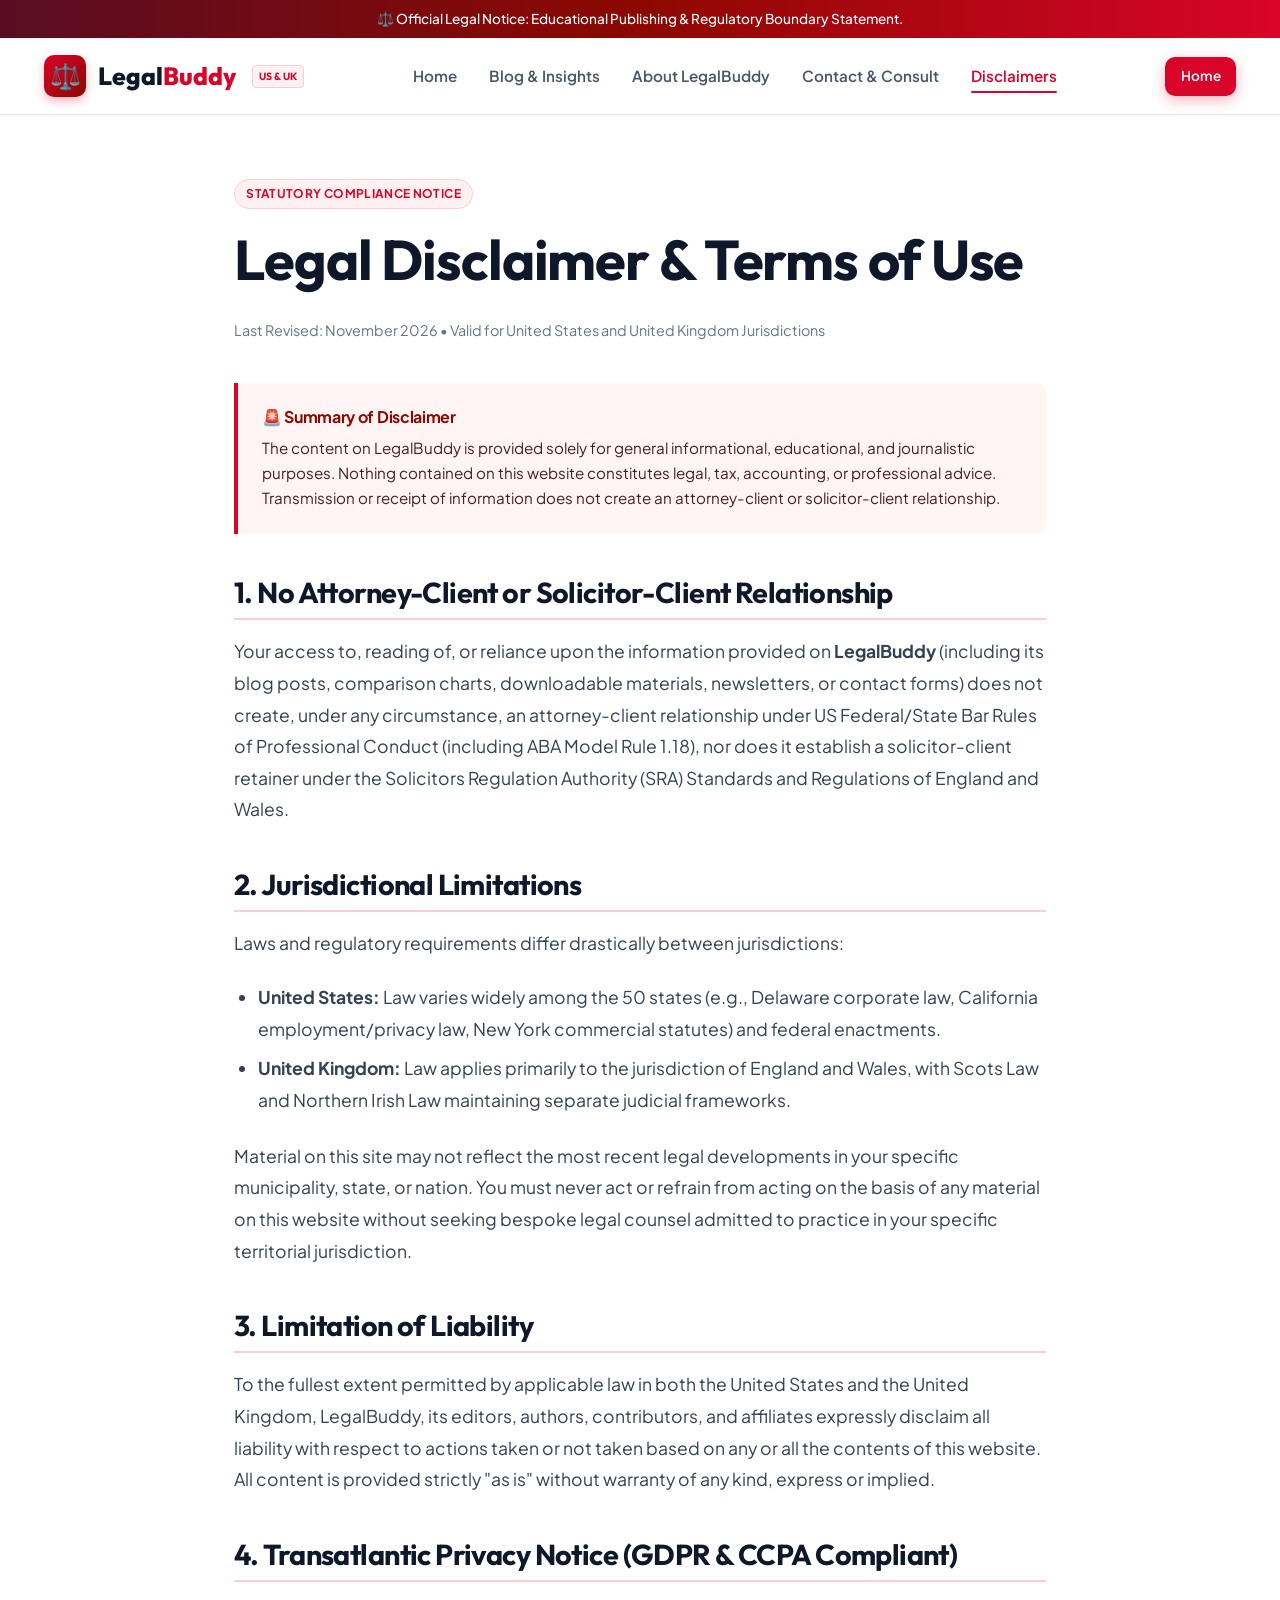
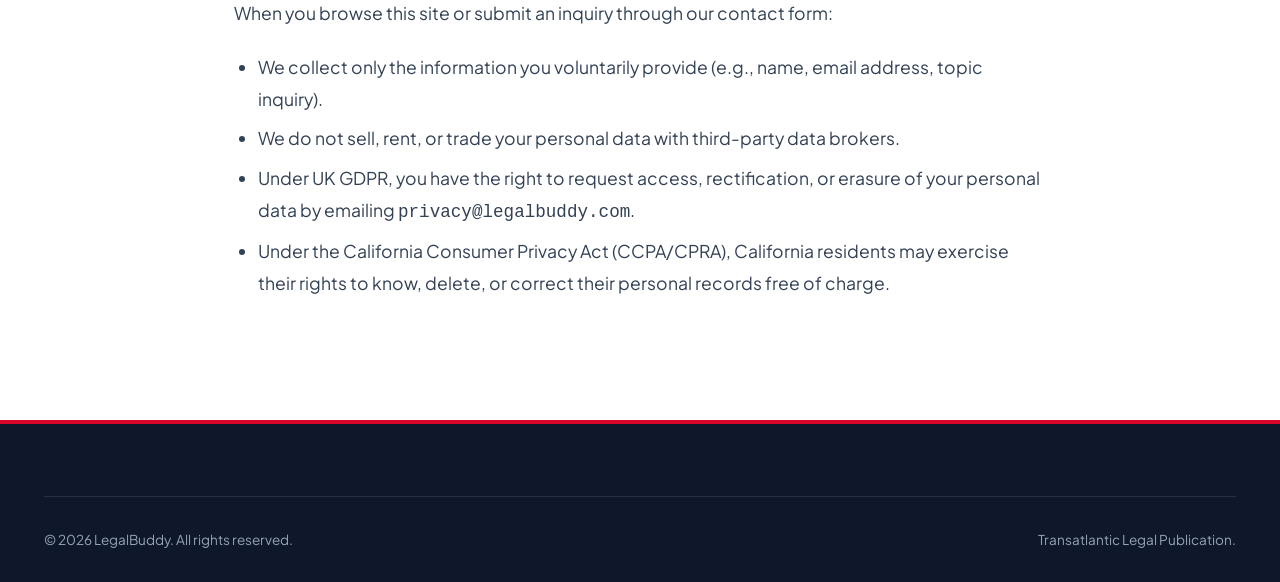
<file: disclaimer.html>
<!DOCTYPE html>
<html lang="en">
<head>
  <meta charset="UTF-8">
  <meta name="viewport" content="width=device-width, initial-scale=1.0">
  <title>Legal Disclaimers & Terms | LegalBuddy (US & UK)</title>
  <meta name="description" content="Official attorney-client relationship disclaimer, jurisdictional boundaries, and privacy disclosure for LegalBuddy.">
  <link rel="preconnect" href="https://fonts.googleapis.com">
  <link rel="preconnect" href="https://fonts.gstatic.com" crossorigin>
  <link href="https://fonts.googleapis.com/css2?family=Outfit:wght@400;500;600;700;800&family=Plus+Jakarta+Sans:ital,wght@0,400;0,500;0,600;0,700;1,400&display=swap" rel="stylesheet">
  <link rel="stylesheet" href="css/style.css">
</head>
<body>

  <aside class="top-notice-bar" aria-label="Announcement">
    <span>⚖️ Official Legal Notice: Educational Publishing & Regulatory Boundary Statement.</span>
  </aside>

  <header class="site-header">
    <div class="container">
      <nav class="navbar" aria-label="Main Navigation">
        <a href="index.html" class="brand-logo" aria-label="LegalBuddy Home">
          <div class="logo-icon">⚖️</div>
          <span>Legal<span class="logo-red">Buddy</span></span>
          <span class="logo-badge">US & UK</span>
        </a>

        <ul class="nav-menu">
          <li><a href="index.html" class="nav-link">Home</a></li>
          <li><a href="blog.html" class="nav-link">Blog & Insights</a></li>
          <li><a href="about.html" class="nav-link">About LegalBuddy</a></li>
          <li><a href="contact.html" class="nav-link">Contact & Consult</a></li>
          <li><a href="disclaimer.html" class="nav-link active">Disclaimers</a></li>
        </ul>

        <div class="nav-actions">
          <a href="index.html" class="btn btn-primary btn-sm">Home</a>
          <button class="mobile-toggle" aria-label="Toggle Navigation Menu">☰</button>
        </div>
      </nav>
    </div>
  </header>

  <main class="container-narrow" style="padding: 4rem 1.5rem 6rem;">
    <span class="badge badge-red" style="margin-bottom: 1rem;">Statutory Compliance Notice</span>
    <h1 style="margin-bottom: 1.5rem;">Legal Disclaimer & Terms of Use</h1>
    <div style="font-size: 0.9rem; color: var(--text-light); margin-bottom: 2.5rem;">
      Last Revised: November 2026 • Valid for United States and United Kingdom Jurisdictions
    </div>

    <div class="legal-callout">
      <h4>🚨 Summary of Disclaimer</h4>
      <p>
        The content on LegalBuddy is provided solely for general informational, educational, and journalistic purposes. Nothing contained on this website constitutes legal, tax, accounting, or professional advice. Transmission or receipt of information does not create an attorney-client or solicitor-client relationship.
      </p>
    </div>

    <div class="article-content">
      <h2>1. No Attorney-Client or Solicitor-Client Relationship</h2>
      <p>
        Your access to, reading of, or reliance upon the information provided on <strong>LegalBuddy</strong> (including its blog posts, comparison charts, downloadable materials, newsletters, or contact forms) does not create, under any circumstance, an attorney-client relationship under US Federal/State Bar Rules of Professional Conduct (including ABA Model Rule 1.18), nor does it establish a solicitor-client retainer under the Solicitors Regulation Authority (SRA) Standards and Regulations of England and Wales.
      </p>

      <h2>2. Jurisdictional Limitations</h2>
      <p>
        Laws and regulatory requirements differ drastically between jurisdictions:
      </p>
      <ul>
        <li><strong>United States:</strong> Law varies widely among the 50 states (e.g., Delaware corporate law, California employment/privacy law, New York commercial statutes) and federal enactments.</li>
        <li><strong>United Kingdom:</strong> Law applies primarily to the jurisdiction of England and Wales, with Scots Law and Northern Irish Law maintaining separate judicial frameworks.</li>
      </ul>
      <p>
        Material on this site may not reflect the most recent legal developments in your specific municipality, state, or nation. You must never act or refrain from acting on the basis of any material on this website without seeking bespoke legal counsel admitted to practice in your specific territorial jurisdiction.
      </p>

      <h2>3. Limitation of Liability</h2>
      <p>
        To the fullest extent permitted by applicable law in both the United States and the United Kingdom, LegalBuddy, its editors, authors, contributors, and affiliates expressly disclaim all liability with respect to actions taken or not taken based on any or all the contents of this website. All content is provided strictly "as is" without warranty of any kind, express or implied.
      </p>

      <h2 id="privacy">4. Transatlantic Privacy Notice (GDPR & CCPA Compliant)</h2>
      <p>
        When you browse this site or submit an inquiry through our contact form:
      </p>
      <ul>
        <li>We collect only the information you voluntarily provide (e.g., name, email address, topic inquiry).</li>
        <li>We do not sell, rent, or trade your personal data with third-party data brokers.</li>
        <li>Under UK GDPR, you have the right to request access, rectification, or erasure of your personal data by emailing <code>privacy@legalbuddy.com</code>.</li>
        <li>Under the California Consumer Privacy Act (CCPA/CPRA), California residents may exercise their rights to know, delete, or correct their personal records free of charge.</li>
      </ul>
    </div>
  </main>

  <footer class="site-footer">
    <div class="container">
      <div class="footer-bottom">
        <div>© 2026 LegalBuddy. All rights reserved.</div>
        <div>Transatlantic Legal Publication.</div>
      </div>
    </div>
  </footer>

  <script src="js/articles-data.js"></script>
  <script src="js/main.js"></script>
</body>
</html>
</file>
<file: css/style.css>
:root {
  /* LegalBuddy White & Red Color Palette */
  --primary-red: #D90429;
  --primary-red-hover: #EF233C;
  --dark-red: #8D0801;
  --deep-burgundy: #590d22;
  --red-subtle: #FFF1F2;
  --red-light-border: #FECDD3;
  --red-badge-bg: #FFE4E6;
  --red-badge-text: #9F1239;
  --accent-gold: #D4AF37;
  
  /* Neutral White / Slate System */
  --bg-main: #FFFFFF;
  --bg-subtle: #F8FAFC;
  --bg-card: #FFFFFF;
  --bg-card-hover: #FAFAFA;
  --border-color: #E2E8F0;
  --border-light: #F1F5F9;
  
  /* Text Colors */
  --text-main: #0F172A;
  --text-muted: #475569;
  --text-light: #64748B;
  --text-white: #FFFFFF;

  /* Shadows */
  --shadow-sm: 0 1px 2px 0 rgba(0, 0, 0, 0.05);
  --shadow-md: 0 4px 6px -1px rgba(0, 0, 0, 0.08), 0 2px 4px -2px rgba(0, 0, 0, 0.04);
  --shadow-lg: 0 10px 15px -3px rgba(141, 8, 1, 0.08), 0 4px 6px -4px rgba(0, 0, 0, 0.05);
  --shadow-red: 0 10px 25px -5px rgba(217, 4, 41, 0.25);
  --shadow-card: 0 10px 30px -10px rgba(15, 23, 42, 0.08);

  /* Radius & Transitions */
  --radius-sm: 6px;
  --radius-md: 10px;
  --radius-lg: 16px;
  --radius-full: 9999px;
  --transition: all 0.25s cubic-bezier(0.16, 1, 0.3, 1);
}

/* Reset & Base */
*, *::before, *::after {
  box-sizing: border-box;
  margin: 0;
  padding: 0;
}

html {
  scroll-behavior: smooth;
  font-size: 16px;
}

body {
  font-family: 'Plus Jakarta Sans', -apple-system, BlinkMacSystemFont, 'Segoe UI', Roboto, Helvetica, Arial, sans-serif;
  background-color: var(--bg-main);
  color: var(--text-main);
  line-height: 1.65;
  -webkit-font-smoothing: antialiased;
  -moz-osx-font-smoothing: grayscale;
  overflow-x: hidden;
}

/* Typography Headings */
h1, h2, h3, h4, h5, h6 {
  color: var(--text-main);
  font-weight: 700;
  line-height: 1.25;
  letter-spacing: -0.02em;
}

h1 {
  font-size: clamp(2.2rem, 4vw + 1rem, 3.5rem);
  font-family: 'Outfit', sans-serif;
}

h2 {
  font-size: clamp(1.75rem, 2.5vw + 0.8rem, 2.5rem);
  font-family: 'Outfit', sans-serif;
}

h3 {
  font-size: 1.35rem;
}

p {
  color: var(--text-muted);
  margin-bottom: 1rem;
}

a {
  color: var(--primary-red);
  text-decoration: none;
  transition: var(--transition);
}

a:hover {
  color: var(--dark-red);
}

img {
  max-width: 100%;
  height: auto;
  display: block;
}

/* Container */
.container {
  width: 100%;
  max-width: 1240px;
  margin: 0 auto;
  padding: 0 1.5rem;
}

.container-narrow {
  max-width: 860px;
  margin: 0 auto;
  padding: 0 1.5rem;
}

/* Top Notification Banner */
.top-notice-bar {
  background: linear-gradient(90deg, #590d22 0%, #8D0801 50%, #D90429 100%);
  color: var(--text-white);
  font-size: 0.85rem;
  padding: 0.5rem 1rem;
  text-align: center;
  font-weight: 500;
}

.top-notice-bar a {
  color: #FFE4E6;
  text-decoration: underline;
  margin-left: 0.5rem;
}

.top-notice-bar a:hover {
  color: #FFFFFF;
}

/* Header & Nav */
.site-header {
  position: sticky;
  top: 0;
  z-index: 100;
  background: rgba(255, 255, 255, 0.95);
  backdrop-filter: blur(12px);
  border-bottom: 1px solid var(--border-color);
  box-shadow: 0 1px 3px rgba(0, 0, 0, 0.03);
  transition: var(--transition);
}

.navbar {
  display: flex;
  align-items: center;
  justify-content: space-between;
  height: 76px;
}

.brand-logo {
  display: flex;
  align-items: center;
  gap: 0.75rem;
  font-family: 'Outfit', sans-serif;
  font-size: 1.55rem;
  font-weight: 800;
  color: var(--text-main);
  text-decoration: none;
}

.brand-logo .logo-icon {
  width: 42px;
  height: 42px;
  background: linear-gradient(135deg, var(--primary-red) 0%, var(--dark-red) 100%);
  color: #fff;
  border-radius: 10px;
  display: flex;
  align-items: center;
  justify-content: center;
  box-shadow: 0 4px 10px rgba(217, 4, 41, 0.3);
}

.brand-logo .logo-red {
  color: var(--primary-red);
}

.brand-logo .logo-badge {
  font-size: 0.65rem;
  text-transform: uppercase;
  background: var(--red-subtle);
  color: var(--primary-red);
  padding: 2px 6px;
  border-radius: 4px;
  font-weight: 700;
  margin-left: 4px;
  vertical-align: middle;
  border: 1px solid var(--red-light-border);
}

.nav-menu {
  display: flex;
  align-items: center;
  gap: 2rem;
  list-style: none;
}

.nav-link {
  font-size: 0.95rem;
  font-weight: 600;
  color: var(--text-muted);
  position: relative;
  padding: 0.5rem 0;
}

.nav-link:hover,
.nav-link.active {
  color: var(--primary-red);
}

.nav-link.active::after {
  content: '';
  position: absolute;
  bottom: 0;
  left: 0;
  width: 100%;
  height: 2px;
  background: var(--primary-red);
  border-radius: 2px;
}

.nav-actions {
  display: flex;
  align-items: center;
  gap: 1rem;
}

.jurisdiction-indicator {
  display: flex;
  align-items: center;
  gap: 0.4rem;
  background: var(--bg-subtle);
  border: 1px solid var(--border-color);
  padding: 0.35rem 0.75rem;
  border-radius: var(--radius-full);
  font-size: 0.8rem;
  font-weight: 600;
  color: var(--text-muted);
}

.jurisdiction-indicator span {
  font-size: 1.05rem;
}

/* Buttons */
.btn {
  display: inline-flex;
  align-items: center;
  justify-content: center;
  gap: 0.5rem;
  padding: 0.7rem 1.4rem;
  border-radius: var(--radius-md);
  font-weight: 600;
  font-size: 0.95rem;
  cursor: pointer;
  transition: var(--transition);
  border: 1px solid transparent;
  white-space: nowrap;
}

.btn-primary {
  background: var(--primary-red);
  color: var(--text-white);
  box-shadow: 0 4px 14px rgba(217, 4, 41, 0.3);
}

.btn-primary:hover {
  background: var(--primary-red-hover);
  color: var(--text-white);
  transform: translateY(-2px);
  box-shadow: 0 6px 20px rgba(217, 4, 41, 0.4);
}

.btn-outline {
  border-color: var(--border-color);
  background: #FFFFFF;
  color: var(--text-main);
}

.btn-outline:hover {
  border-color: var(--primary-red);
  color: var(--primary-red);
  background: var(--red-subtle);
}

.btn-red-subtle {
  background: var(--red-subtle);
  color: var(--primary-red);
  border: 1px solid var(--red-light-border);
}

.btn-red-subtle:hover {
  background: var(--primary-red);
  color: #fff;
}

.btn-sm {
  padding: 0.45rem 0.9rem;
  font-size: 0.85rem;
}

.mobile-toggle {
  display: none;
  background: none;
  border: none;
  font-size: 1.5rem;
  cursor: pointer;
  color: var(--text-main);
}

/* Badges */
.badge {
  display: inline-flex;
  align-items: center;
  gap: 0.35rem;
  padding: 0.25rem 0.7rem;
  border-radius: var(--radius-full);
  font-size: 0.75rem;
  font-weight: 700;
  text-transform: uppercase;
  letter-spacing: 0.03em;
}

.badge-red {
  background: var(--red-subtle);
  color: var(--primary-red);
  border: 1px solid var(--red-light-border);
}

.badge-us {
  background: #EFF6FF;
  color: #1D4ED8;
  border: 1px solid #BFDBFE;
}

.badge-uk {
  background: #FDF2F8;
  color: #BE185D;
  border: 1px solid #FBCFE8;
}

.badge-both {
  background: #F5F3FF;
  color: #6D28D9;
  border: 1px solid #DDD6FE;
}

/* Hero Section */
.hero-section {
  position: relative;
  padding: 5rem 0 4rem;
  background: radial-gradient(circle at 10% 20%, rgba(217, 4, 41, 0.04) 0%, transparent 40%),
              radial-gradient(circle at 90% 80%, rgba(217, 4, 41, 0.03) 0%, transparent 40%),
              #FFFFFF;
  border-bottom: 1px solid var(--border-color);
  overflow: hidden;
}

.hero-grid {
  display: grid;
  grid-template-columns: 1.15fr 0.85fr;
  gap: 3.5rem;
  align-items: center;
}

.hero-badge-row {
  display: flex;
  align-items: center;
  gap: 0.75rem;
  margin-bottom: 1.25rem;
}

.hero-title {
  margin-bottom: 1.25rem;
}

.hero-title .highlight {
  color: var(--primary-red);
  position: relative;
  display: inline-block;
}

.hero-title .highlight::after {
  content: '';
  position: absolute;
  left: 0;
  bottom: 4px;
  width: 100%;
  height: 8px;
  background: rgba(217, 4, 41, 0.12);
  z-index: -1;
  border-radius: 4px;
}

.hero-description {
  font-size: 1.15rem;
  line-height: 1.7;
  color: var(--text-muted);
  margin-bottom: 2rem;
}

.hero-cta-group {
  display: flex;
  flex-wrap: wrap;
  align-items: center;
  gap: 1rem;
  margin-bottom: 2.5rem;
}

.hero-stats {
  display: grid;
  grid-template-columns: repeat(3, 1fr);
  gap: 1.5rem;
  padding-top: 2rem;
  border-top: 1px solid var(--border-color);
}

.stat-item h4 {
  font-size: 1.6rem;
  color: var(--primary-red);
  font-weight: 800;
  font-family: 'Outfit', sans-serif;
}

.stat-item p {
  font-size: 0.85rem;
  color: var(--text-light);
  margin: 0;
}

/* Transatlantic Jurisdiction Card / Hero Visual */
.hero-visual-card {
  background: #FFFFFF;
  border: 1px solid var(--border-color);
  border-radius: var(--radius-lg);
  padding: 2rem;
  box-shadow: var(--shadow-card);
  position: relative;
}

.hero-visual-card::before {
  content: '';
  position: absolute;
  top: 0;
  left: 0;
  right: 0;
  height: 4px;
  background: linear-gradient(90deg, #D90429, #8D0801, #D90429);
  border-radius: var(--radius-lg) var(--radius-lg) 0 0;
}

.jurisdiction-comparison-header {
  display: flex;
  justify-content: space-between;
  align-items: center;
  margin-bottom: 1.5rem;
  padding-bottom: 1rem;
  border-bottom: 1px solid var(--border-light);
}

.jurisdiction-col-title {
  display: flex;
  align-items: center;
  gap: 0.5rem;
  font-size: 1rem;
  font-weight: 700;
}

.diff-row {
  display: grid;
  grid-template-columns: 1fr 1fr;
  gap: 1rem;
  background: var(--bg-subtle);
  padding: 1rem;
  border-radius: var(--radius-md);
  margin-bottom: 0.75rem;
  font-size: 0.85rem;
  border-left: 3px solid var(--primary-red);
}

.diff-row h5 {
  font-size: 0.8rem;
  color: var(--primary-red);
  text-transform: uppercase;
  letter-spacing: 0.05em;
  margin-bottom: 0.25rem;
}

.diff-row p {
  margin: 0;
  font-size: 0.82rem;
  line-height: 1.45;
}

/* Section Header */
.section-header {
  text-align: center;
  max-width: 720px;
  margin: 0 auto 3.5rem;
}

.section-subtitle {
  color: var(--primary-red);
  font-size: 0.85rem;
  font-weight: 700;
  text-transform: uppercase;
  letter-spacing: 0.08em;
  margin-bottom: 0.5rem;
}

.section-header p {
  font-size: 1.05rem;
  color: var(--text-muted);
}

/* Cards & Grid */
.cards-grid {
  display: grid;
  grid-template-columns: repeat(auto-fit, minmax(340px, 1fr));
  gap: 2rem;
}

.blog-card {
  background: #FFFFFF;
  border: 1px solid var(--border-color);
  border-radius: var(--radius-lg);
  overflow: hidden;
  transition: var(--transition);
  display: flex;
  flex-direction: column;
  position: relative;
  box-shadow: var(--shadow-sm);
}

.blog-card:hover {
  transform: translateY(-5px);
  border-color: var(--red-light-border);
  box-shadow: var(--shadow-lg);
}

.blog-card-media {
  position: relative;
  height: 210px;
  background-size: cover;
  background-position: center;
  overflow: hidden;
}

.blog-card-media .media-overlay {
  position: absolute;
  inset: 0;
  background: linear-gradient(180deg, rgba(0,0,0,0.1) 0%, rgba(15, 23, 42, 0.75) 100%);
  display: flex;
  align-items: flex-end;
  padding: 1.25rem;
}

.blog-card-badge-box {
  position: absolute;
  top: 1rem;
  left: 1rem;
  display: flex;
  gap: 0.5rem;
}

.blog-card-content {
  padding: 1.75rem;
  display: flex;
  flex-direction: column;
  flex: 1;
}

.blog-card-meta {
  display: flex;
  align-items: center;
  gap: 0.75rem;
  font-size: 0.8rem;
  color: var(--text-light);
  margin-bottom: 0.75rem;
}

.blog-card-title {
  font-size: 1.25rem;
  font-weight: 700;
  margin-bottom: 0.75rem;
  line-height: 1.4;
}

.blog-card-title a {
  color: var(--text-main);
}

.blog-card-title a:hover {
  color: var(--primary-red);
}

.blog-card-excerpt {
  font-size: 0.92rem;
  color: var(--text-muted);
  line-height: 1.6;
  margin-bottom: 1.5rem;
  flex: 1;
}

.blog-card-footer {
  display: flex;
  align-items: center;
  justify-content: space-between;
  padding-top: 1rem;
  border-top: 1px solid var(--border-light);
  font-size: 0.85rem;
}

.author-mini {
  display: flex;
  align-items: center;
  gap: 0.6rem;
}

.author-avatar {
  width: 32px;
  height: 32px;
  border-radius: 50%;
  background: var(--red-subtle);
  border: 1px solid var(--red-light-border);
  display: flex;
  align-items: center;
  justify-content: center;
  font-weight: 700;
  font-size: 0.75rem;
  color: var(--primary-red);
}

.read-more-link {
  font-weight: 700;
  color: var(--primary-red);
  display: flex;
  align-items: center;
  gap: 0.35rem;
}

.read-more-link:hover {
  transform: translateX(3px);
}

/* Filter Bar */
.filter-bar {
  display: flex;
  flex-wrap: wrap;
  align-items: center;
  justify-content: space-between;
  gap: 1rem;
  background: var(--bg-subtle);
  border: 1px solid var(--border-color);
  padding: 1rem 1.5rem;
  border-radius: var(--radius-md);
  margin-bottom: 2.5rem;
}

.filter-pills {
  display: flex;
  flex-wrap: wrap;
  gap: 0.5rem;
}

.filter-pill {
  padding: 0.4rem 1rem;
  border-radius: var(--radius-full);
  font-size: 0.85rem;
  font-weight: 600;
  background: #FFFFFF;
  border: 1px solid var(--border-color);
  color: var(--text-muted);
  cursor: pointer;
  transition: var(--transition);
}

.filter-pill:hover,
.filter-pill.active {
  background: var(--primary-red);
  color: #fff;
  border-color: var(--primary-red);
}

.search-box {
  position: relative;
  min-width: 260px;
}

.search-input {
  width: 100%;
  padding: 0.55rem 1rem 0.55rem 2.25rem;
  border: 1px solid var(--border-color);
  border-radius: var(--radius-md);
  font-size: 0.88rem;
  outline: none;
  transition: var(--transition);
}

.search-input:focus {
  border-color: var(--primary-red);
  box-shadow: 0 0 0 3px rgba(217, 4, 41, 0.1);
}

.search-icon {
  position: absolute;
  left: 0.75rem;
  top: 50%;
  transform: translateY(-50%);
  color: var(--text-light);
  pointer-events: none;
}

/* Feature Matrix & Guides Section */
.feature-section {
  padding: 5rem 0;
  background: var(--bg-subtle);
}

.comparison-table-wrapper {
  background: #FFFFFF;
  border: 1px solid var(--border-color);
  border-radius: var(--radius-lg);
  overflow-x: auto;
  box-shadow: var(--shadow-sm);
}

.comparison-table {
  width: 100%;
  border-collapse: collapse;
  text-align: left;
  font-size: 0.95rem;
}

.comparison-table th,
.comparison-table td {
  padding: 1.25rem 1.5rem;
  border-bottom: 1px solid var(--border-light);
}

.comparison-table th {
  background: #FFF8F8;
  color: var(--text-main);
  font-weight: 700;
  font-family: 'Outfit', sans-serif;
}

.comparison-table th.us-col {
  color: #1D4ED8;
}

.comparison-table th.uk-col {
  color: #BE185D;
}

.comparison-table tr:last-child td {
  border-bottom: none;
}

.comparison-table tr:hover td {
  background: #FDFDFD;
}

/* Newsletter CTA */
.newsletter-banner {
  background: linear-gradient(135deg, #1E293B 0%, #0F172A 100%);
  color: #FFFFFF;
  border-radius: var(--radius-lg);
  padding: 3.5rem 2.5rem;
  position: relative;
  overflow: hidden;
  margin: 5rem 0;
  border-left: 6px solid var(--primary-red);
}

.newsletter-content {
  max-width: 650px;
  position: relative;
  z-index: 2;
}

.newsletter-content h3 {
  font-size: 1.85rem;
  color: #fff;
  margin-bottom: 0.75rem;
}

.newsletter-content p {
  color: #94A3B8;
  font-size: 1rem;
  margin-bottom: 1.5rem;
}

.newsletter-form {
  display: flex;
  gap: 0.75rem;
  flex-wrap: wrap;
}

.newsletter-input {
  flex: 1;
  min-width: 240px;
  padding: 0.8rem 1.25rem;
  border-radius: var(--radius-md);
  border: 1px solid #334155;
  background: rgba(255, 255, 255, 0.05);
  color: #fff;
  font-size: 0.95rem;
}

.newsletter-input:focus {
  outline: none;
  border-color: var(--primary-red);
}

/* Article Page Layout */
.article-header {
  padding: 4rem 0 2.5rem;
  background: linear-gradient(180deg, var(--red-subtle) 0%, #FFFFFF 100%);
  border-bottom: 1px solid var(--border-light);
}

.article-hero-meta {
  display: flex;
  align-items: center;
  gap: 1rem;
  flex-wrap: wrap;
  margin-bottom: 1.5rem;
}

.article-title {
  font-size: clamp(2rem, 3.5vw + 1rem, 3.2rem);
  line-height: 1.2;
  margin-bottom: 1.5rem;
}

.article-author-bar {
  display: flex;
  align-items: center;
  justify-content: space-between;
  padding-top: 1.5rem;
  border-top: 1px solid var(--border-color);
  flex-wrap: wrap;
  gap: 1rem;
}

.article-body-wrapper {
  display: grid;
  grid-template-columns: 2.7fr 1fr;
  gap: 3.5rem;
  padding: 3.5rem 0;
}

.article-content {
  font-size: 1.1rem;
  line-height: 1.8;
  color: #334155;
}

.article-content h2 {
  font-size: 1.8rem;
  margin: 2.5rem 0 1rem;
  padding-bottom: 0.5rem;
  border-bottom: 2px solid var(--red-light-border);
}

.article-content h3 {
  font-size: 1.35rem;
  margin: 1.75rem 0 0.75rem;
}

.article-content p {
  margin-bottom: 1.4rem;
  color: #334155;
}

.article-content ul,
.article-content ol {
  margin-bottom: 1.5rem;
  padding-left: 1.5rem;
}

.article-content li {
  margin-bottom: 0.5rem;
}

.legal-callout {
  background: #FFF5F5;
  border-left: 4px solid var(--primary-red);
  padding: 1.5rem;
  border-radius: 0 var(--radius-md) var(--radius-md) 0;
  margin: 2rem 0;
}

.legal-callout h4 {
  color: var(--dark-red);
  margin-bottom: 0.5rem;
  display: flex;
  align-items: center;
  gap: 0.5rem;
}

.legal-callout p {
  margin: 0;
  font-size: 0.95rem;
  color: #4A1D24;
}

.article-sidebar {
  position: sticky;
  top: 100px;
  align-self: start;
}

.sidebar-widget {
  background: var(--bg-subtle);
  border: 1px solid var(--border-color);
  border-radius: var(--radius-lg);
  padding: 1.5rem;
  margin-bottom: 1.5rem;
}

.sidebar-widget h4 {
  font-size: 1.05rem;
  margin-bottom: 1rem;
  padding-bottom: 0.5rem;
  border-bottom: 1px solid var(--border-color);
  color: var(--text-main);
}

/* Contact & Forms */
.contact-grid {
  display: grid;
  grid-template-columns: 1fr 1fr;
  gap: 3.5rem;
  padding: 4rem 0;
}

.form-group {
  margin-bottom: 1.25rem;
}

.form-label {
  display: block;
  font-size: 0.88rem;
  font-weight: 600;
  color: var(--text-main);
  margin-bottom: 0.4rem;
}

.form-control {
  width: 100%;
  padding: 0.75rem 1rem;
  border: 1px solid var(--border-color);
  border-radius: var(--radius-md);
  font-size: 0.95rem;
  font-family: inherit;
  transition: var(--transition);
}

.form-control:focus {
  outline: none;
  border-color: var(--primary-red);
  box-shadow: 0 0 0 3px rgba(217, 4, 41, 0.1);
}

textarea.form-control {
  resize: vertical;
  min-height: 120px;
}

/* Footer */
.site-footer {
  background: #0F172A;
  color: #94A3B8;
  padding: 4.5rem 0 2rem;
  border-top: 4px solid var(--primary-red);
  font-size: 0.92rem;
}

.footer-grid {
  display: grid;
  grid-template-columns: 1.5fr repeat(3, 1fr);
  gap: 3rem;
  margin-bottom: 3.5rem;
}

.footer-col h4 {
  color: #FFFFFF;
  font-size: 1.1rem;
  margin-bottom: 1.25rem;
  font-family: 'Outfit', sans-serif;
}

.footer-links {
  list-style: none;
}

.footer-links li {
  margin-bottom: 0.65rem;
}

.footer-links a {
  color: #94A3B8;
}

.footer-links a:hover {
  color: #FFFFFF;
  padding-left: 4px;
}

.footer-disclaimer-card {
  background: rgba(255, 255, 255, 0.04);
  border: 1px solid rgba(255, 255, 255, 0.1);
  padding: 1.25rem;
  border-radius: var(--radius-md);
  font-size: 0.82rem;
  line-height: 1.6;
  margin-bottom: 2rem;
  color: #CBD5E1;
}

.footer-bottom {
  display: flex;
  align-items: center;
  justify-content: space-between;
  padding-top: 2rem;
  border-top: 1px solid rgba(255, 255, 255, 0.1);
  font-size: 0.85rem;
}

/* Toast */
.toast-notice {
  position: fixed;
  bottom: 24px;
  right: 24px;
  background: #0F172A;
  color: #FFFFFF;
  border-left: 4px solid var(--primary-red);
  padding: 1rem 1.5rem;
  border-radius: var(--radius-md);
  box-shadow: 0 10px 25px rgba(0,0,0,0.2);
  z-index: 1000;
  display: flex;
  align-items: center;
  gap: 0.75rem;
  transform: translateY(120%);
  transition: transform 0.3s ease;
}

.toast-notice.show {
  transform: translateY(0);
}

/* Responsive */
@media (max-width: 992px) {
  .hero-grid,
  .article-body-wrapper,
  .contact-grid {
    grid-template-columns: 1fr;
    gap: 2.5rem;
  }

  .footer-grid {
    grid-template-columns: 1fr 1fr;
  }
}

@media (max-width: 768px) {
  .nav-menu {
    position: fixed;
    top: 76px;
    left: 0;
    right: 0;
    background: #FFFFFF;
    flex-direction: column;
    padding: 2rem;
    box-shadow: var(--shadow-lg);
    border-bottom: 1px solid var(--border-color);
    transform: translateY(-150%);
    transition: transform 0.3s ease;
  }

  .nav-menu.open {
    transform: translateY(0);
  }

  .mobile-toggle {
    display: block;
  }

  .jurisdiction-indicator {
    display: none;
  }

  .footer-grid {
    grid-template-columns: 1fr;
  }

  .footer-bottom {
    flex-direction: column;
    gap: 1rem;
    text-align: center;
  }
}
</file>
